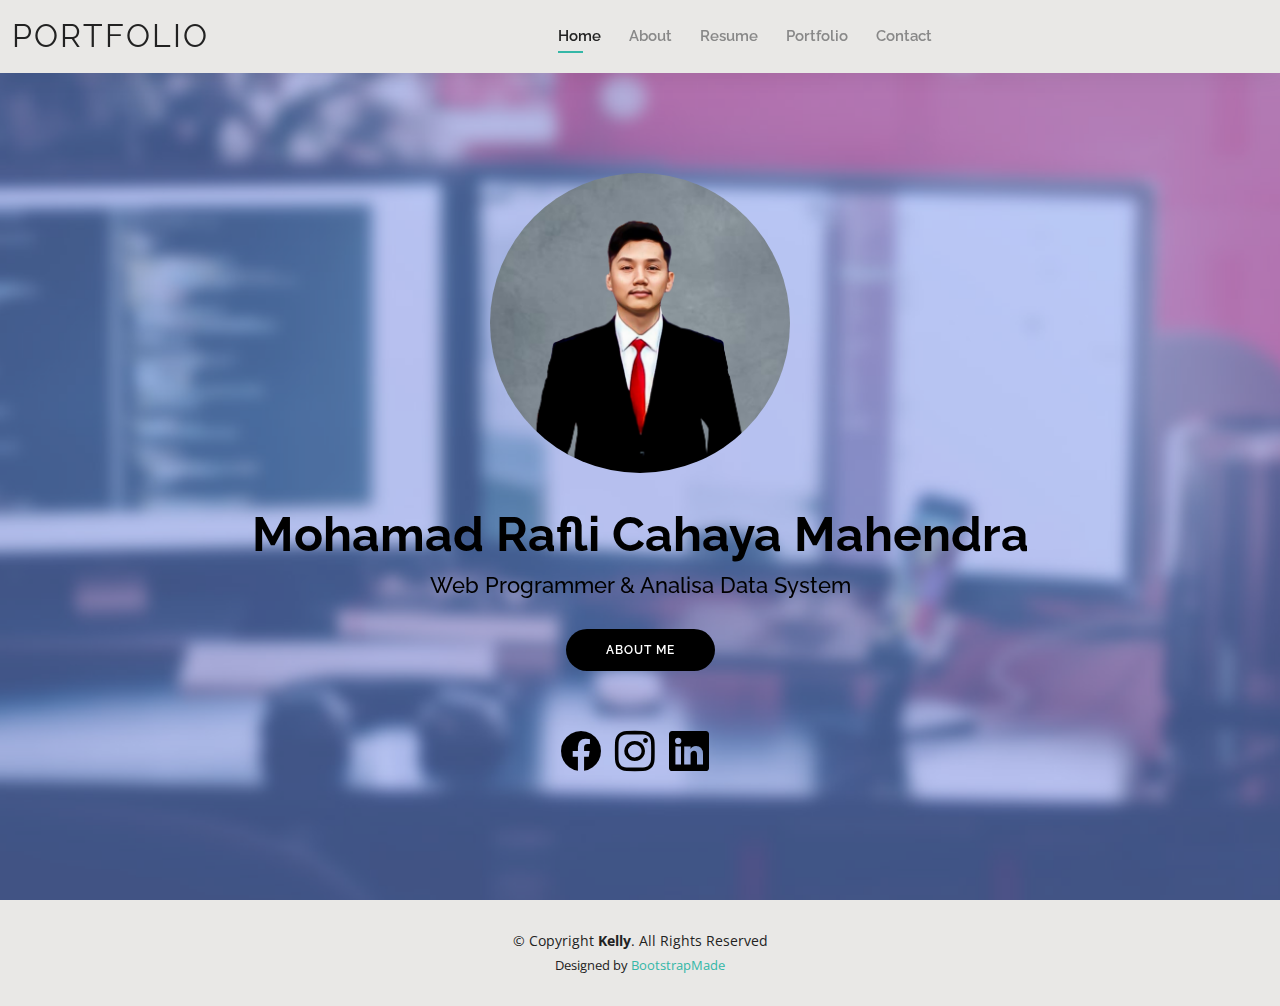
<file: index.html>
<!DOCTYPE html>
<html lang="en">

<head>
  <meta charset="utf-8">
  <meta content="width=device-width, initial-scale=1.0" name="viewport">

  <title>Portfolio - Mohamad Rafli Cahaya Mahendra</title>
  <meta content="" name="description">
  <meta content="" name="keywords">

  <!-- Favicons -->
  <link href="assets/img/favicon.png" rel="icon">
  <link href="assets/img/apple-touch-icon.png" rel="apple-touch-icon">

  <!-- Google Fonts -->
  <link href="https://fonts.googleapis.com/css?family=Open+Sans:300,300i,400,400i,600,600i,700,700i|Raleway:300,300i,400,400i,500,500i,600,600i,700,700i|Poppins:300,300i,400,400i,500,500i,600,600i,700,700i" rel="stylesheet">

  <!-- Vendor CSS Files -->
  <link href="assets/vendor/aos/aos.css" rel="stylesheet">
  <link href="assets/vendor/bootstrap/css/bootstrap.min.css" rel="stylesheet">
  <link href="assets/vendor/bootstrap-icons/bootstrap-icons.css" rel="stylesheet">
  <link href="assets/vendor/boxicons/css/boxicons.min.css" rel="stylesheet">
  <link href="assets/vendor/glightbox/css/glightbox.min.css" rel="stylesheet">
  <link href="assets/vendor/swiper/swiper-bundle.min.css" rel="stylesheet">

  <!-- Template Main CSS File -->
  <link href="assets/css/style.css" rel="stylesheet">

  <!-- =======================================================
  * Template Name: Kelly
  * Updated: Jan 29 2024 with Bootstrap v5.3.2
  * Template URL: https://bootstrapmade.com/kelly-free-bootstrap-cv-resume-html-template/
  * Author: BootstrapMade.com
  * License: https://bootstrapmade.com/license/
  ======================================================== -->
</head>

<body>

  <!-- ======= Header ======= -->
  <header id="header" class="fixed-top">
    <div class="container-fluid d-flex justify-content-between align-items-center">

      <h1 class="logo me-auto me-lg-0"><a href="index.html">Portfolio</a></h1>
      <!-- Uncomment below if you prefer to use an image logo -->
      <!-- <a href="index.html" class="logo"><img src="assets/img/logo.png" alt="" class="img-fluid"></a>-->

      <nav id="navbar" class="navbar order-last order-lg-0">
        <ul>
          <li><a class="active" href="index.html">Home</a></li>
          <li><a href="about.html">About</a></li>
          <li><a href="resume.html">Resume</a></li>
          <!-- <li><a href="services.html">Services</a></li> -->
          <li><a href="portfolio.html">Portfolio</a></li>
          <li><a href="contact.html">Contact</a></li>
        </ul>
        <i class="bi bi-list mobile-nav-toggle"></i>
      </nav><!-- .navbar -->

      <div class="header-social-links">
        <!-- <a href="#" class="twitter"><i class="bi bi-twitter"></i></a>
        <a href="#" class="facebook"><i class="bi bi-facebook"></i></a>
        <a href="#" class="instagram"><i class="bi bi-instagram"></i></a>
        <a href="#" class="linkedin"><i class="bi bi-linkedin"></i></i></a> -->
      </div>

    </div>

  </header><!-- End Header -->

  <!-- ======= Hero Section ======= -->
  <section id="hero" class="d-flex align-items-center">
    <div class="container d-flex flex-column align-items-center" data-aos="zoom-in" data-aos-delay="100">
      <center><img src="assets/img/foto1.jpg"
        style="position: relative;  height: 300px; width: 300px; -webkit-border-radius: 50%;
      -moz-border-radius: 50%;
      -ms-border-radius: 50%;
      border-radius: 50%;" alt>
    </center>
    <hr>
      <h1>Mohamad Rafli Cahaya Mahendra</h1>
      <h2>Web Programmer &amp; Analisa Data System</h2>
      <a href="about.html" class="btn-about">About Me</a>

      <div>
        <ul class="list-unstyled list-social" style="margin-top: 50px;">
          <a href="https://www.facebook.com/rafli.cahaya.14"><i
              class="bi bi-facebook"
              style="color: rgb(0, 0, 0); font-size: 40px; margin-right: 10px;"></i></a>
          <!-- <a href="#"><i class="bi bi-twitter"
              style="color: rgb(0, 0, 0); font-size: 40px; margin-right: 10px;"></i></a> -->
          <a href="https://www.instagram.com/cahayaraff/?hl=id"><i
              class="bi bi-instagram"
              style="color: rgb(0, 0, 0); font-size: 40px; margin-right: 10px;"></i></a>
          <a
            href="https://www.linkedin.com/in/mohamad-rafli-cahaya-mahendra-4839ba1b6/"><i
              class="bi bi-linkedin"
              style="color: rgb(0, 0, 0); font-size: 40px; margin-right: 10px;"></i></a>

        </ul>
      </div>
    </div>
  </section><!-- End Hero -->

  <!-- ======= Footer ======= -->
  <footer id="footer">
    <div class="container">
      <div class="copyright">
        &copy; Copyright <strong><span>Kelly</span></strong>. All Rights Reserved
      </div>
      <div class="credits">
        <!-- All the links in the footer should remain intact. -->
        <!-- You can delete the links only if you purchased the pro version. -->
        <!-- Licensing information: https://bootstrapmade.com/license/ -->
        <!-- Purchase the pro version with working PHP/AJAX contact form: https://bootstrapmade.com/kelly-free-bootstrap-cv-resume-html-template/ -->
        Designed by <a href="https://bootstrapmade.com/">BootstrapMade</a>
      </div>
    </div>
  </footer><!-- End  Footer -->

  <div id="preloader"></div>
  <a href="#" class="back-to-top d-flex align-items-center justify-content-center"><i class="bi bi-arrow-up-short"></i></a>

  <!-- Vendor JS Files -->
  <script src="assets/vendor/purecounter/purecounter_vanilla.js"></script>
  <script src="assets/vendor/aos/aos.js"></script>
  <script src="assets/vendor/bootstrap/js/bootstrap.bundle.min.js"></script>
  <script src="assets/vendor/glightbox/js/glightbox.min.js"></script>
  <script src="assets/vendor/isotope-layout/isotope.pkgd.min.js"></script>
  <script src="assets/vendor/swiper/swiper-bundle.min.js"></script>
  <script src="assets/vendor/waypoints/noframework.waypoints.js"></script>
  <script src="assets/vendor/php-email-form/validate.js"></script>

  <!-- Template Main JS File -->
  <script src="assets/js/main.js"></script>

</body>

</html>
</file>
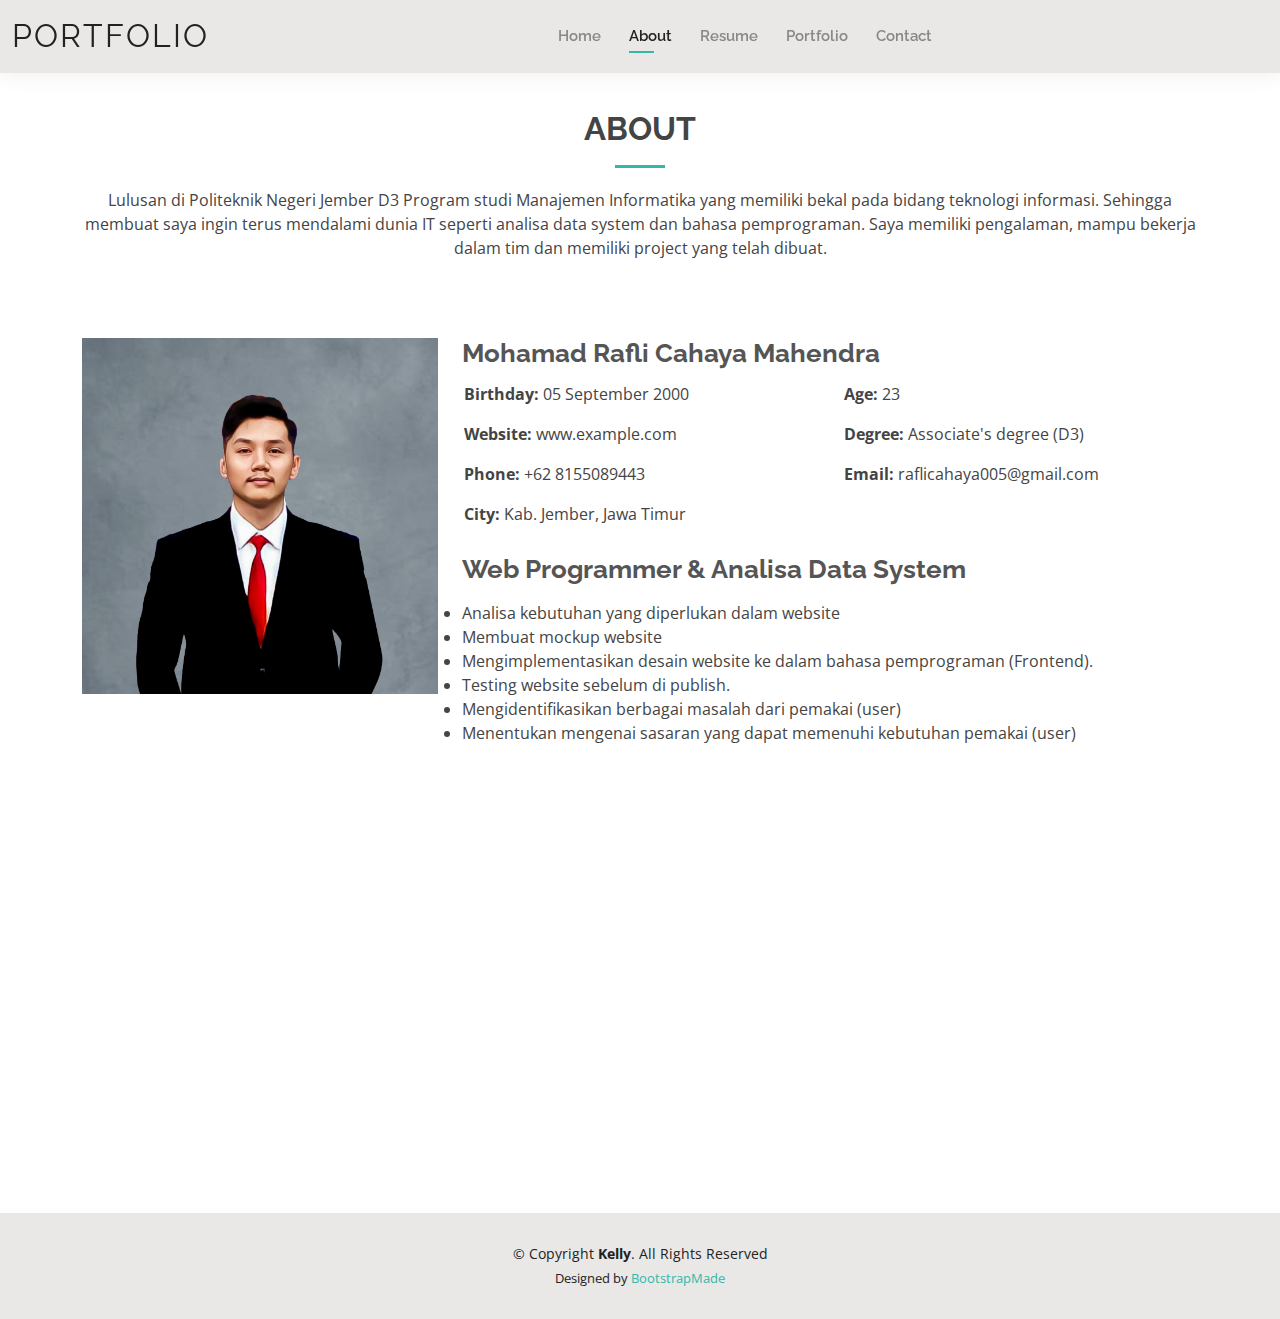
<file: about.html>
<!DOCTYPE html>
<html lang="en">

<head>
  <meta charset="utf-8">
  <meta content="width=device-width, initial-scale=1.0" name="viewport">

  <title>About - Mohamad Rafli Cahaya Mahendra</title>
  <meta content="" name="description">
  <meta content="" name="keywords">

  <!-- Favicons -->
  <link href="assets/img/favicon.png" rel="icon">
  <link href="assets/img/apple-touch-icon.png" rel="apple-touch-icon">

  <!-- Google Fonts -->
  <link href="https://fonts.googleapis.com/css?family=Open+Sans:300,300i,400,400i,600,600i,700,700i|Raleway:300,300i,400,400i,500,500i,600,600i,700,700i|Poppins:300,300i,400,400i,500,500i,600,600i,700,700i" rel="stylesheet">

  <!-- Vendor CSS Files -->
  <link href="assets/vendor/aos/aos.css" rel="stylesheet">
  <link href="assets/vendor/bootstrap/css/bootstrap.min.css" rel="stylesheet">
  <link href="assets/vendor/bootstrap-icons/bootstrap-icons.css" rel="stylesheet">
  <link href="assets/vendor/boxicons/css/boxicons.min.css" rel="stylesheet">
  <link href="assets/vendor/glightbox/css/glightbox.min.css" rel="stylesheet">
  <link href="assets/vendor/swiper/swiper-bundle.min.css" rel="stylesheet">

  <!-- Template Main CSS File -->
  <link href="assets/css/style.css" rel="stylesheet">

  <!-- =======================================================
  * Template Name: Kelly
  * Updated: Jan 29 2024 with Bootstrap v5.3.2
  * Template URL: https://bootstrapmade.com/kelly-free-bootstrap-cv-resume-html-template/
  * Author: BootstrapMade.com
  * License: https://bootstrapmade.com/license/
  ======================================================== -->
</head>

<body>

  <!-- ======= Header ======= -->
  <header id="header" class="fixed-top">
    <div class="container-fluid d-flex justify-content-between align-items-center">

      <h1 class="logo me-auto me-lg-0"><a href="index.html">Portfolio</a></h1>
      <!-- Uncomment below if you prefer to use an image logo -->
      <!-- <a href="index.html" class="logo"><img src="assets/img/logo.png" alt="" class="img-fluid"></a>-->

      <nav id="navbar" class="navbar order-last order-lg-0">
        <ul>
          <li><a href="index.html">Home</a></li>
          <li><a class="active" href="about.html">About</a></li>
          <li><a href="resume.html">Resume</a></li>
          <!-- <li><a href="services.html">Services</a></li> -->
          <li><a href="portfolio.html">Portfolio</a></li>
          <li><a href="contact.html">Contact</a></li>
        </ul>
        <i class="bi bi-list mobile-nav-toggle"></i>
      </nav><!-- .navbar -->

      <div class="header-social-links">
        <!-- <a href="#" class="twitter"><i class="bi bi-twitter"></i></a>
        <a href="#" class="facebook"><i class="bi bi-facebook"></i></a>
        <a href="#" class="instagram"><i class="bi bi-instagram"></i></a>
        <a href="#" class="linkedin"><i class="bi bi-linkedin"></i></i></a> -->
      </div>

    </div>

  </header><!-- End Header -->

  <main id="main">

    <!-- ======= About Section ======= -->
    <section id="about" class="about">
      <div class="container" data-aos="fade-up">

        <div class="section-title">
          <h2>About</h2>
          <p>Lulusan di Politeknik Negeri Jember D3 Program studi Manajemen Informatika yang memiliki bekal pada bidang
            teknologi informasi. Sehingga membuat saya ingin terus mendalami dunia IT seperti analisa data system dan bahasa
            pemprograman. Saya memiliki pengalaman, mampu bekerja dalam tim dan memiliki project yang telah dibuat.</p>
        </div>
<br>
<br>
        <div class="row">
          <div class="col-lg-4">
            <img src="assets/img/foto1.jpg" class="img-fluid" alt="">
          </div>
          <div class="col-lg-8 pt-4 pt-lg-0 content">
            <h3>Mohamad Rafli Cahaya Mahendra</h3>
            <!-- <p class="fst-italic">
              Lorem ipsum dolor sit amet, consectetur adipiscing elit, sed do eiusmod tempor incididunt ut labore et dolore
              magna aliqua.
            </p> -->
            <div class="row">
              <div class="col-lg-6">
                <ul>
                  <li><i class="bi bi-rounded-right"></i> <strong>Birthday:</strong> 05 September 2000</li>
                  <li><i class="bi bi-rounded-right"></i> <strong>Website:</strong> www.example.com</li>
                  <li><i class="bi bi-rounded-right"></i> <strong>Phone:</strong> +62 8155089443</li>
                  <li><i class="bi bi-rounded-right"></i> <strong>City:</strong> Kab. Jember, Jawa Timur</li>
                </ul>
              </div>
              <div class="col-lg-6">
                <ul>
                  <li><i class="bi bi-rounded-right"></i> <strong>Age:</strong> 23</li>
                  <li><i class="bi bi-rounded-right"></i> <strong>Degree:</strong> Associate's degree (D3)</li>
                  <li><i class="bi bi-rounded-right"></i> <strong>Email:</strong> raflicahaya005@gmail.com</li>
                  <!-- <li><i class="bi bi-rounded-right"></i> <strong>Freelance:</strong> Available</li> -->
                </ul>
              </div>
            </div>
            <h3>Web Programmer &amp; Analisa Data System</h3>
            <p>
              <li> Analisa kebutuhan yang diperlukan dalam website </li>
              <li> Membuat mockup website</li>
              <li> Mengimplementasikan desain website ke dalam bahasa pemprograman (Frontend).</li>
              <li> Testing website sebelum di publish. </li>
              <li> Mengidentifikasikan berbagai masalah dari pemakai (user)</li>
              <li> Menentukan mengenai sasaran yang dapat memenuhi kebutuhan pemakai (user)</li>
            </p>
          </div>
        </div>

      </div>
    </section><!-- End About Section -->

    <!-- ======= Skills Section ======= -->
    <section id="skills" class="skills">
      <div class="container" data-aos="fade-up">

        <div class="section-title">
          <h2>Skills</h2>
          <!-- <p>Magnam dolores commodi suscipit. Necessitatibus eius consequatur ex aliquid fuga eum quidem. Sit sint consectetur velit. Quisquam quos quisquam cupiditate. Et nemo qui impedit suscipit alias ea. Quia fugiat sit in iste officiis commodi quidem hic quas.</p> -->
        </div>

        <div class="row skills-content">

          <div class="col-lg-6">

            <div class="progress">
              <span class="skill">HTML <i class="val">100%</i></span>
              <div class="progress-bar-wrap">
                <div class="progress-bar" role="progressbar" aria-valuenow="100" aria-valuemin="0" aria-valuemax="100"></div>
              </div>
            </div>

            <div class="progress">
              <span class="skill">CSS <i class="val">90%</i></span>
              <div class="progress-bar-wrap">
                <div class="progress-bar" role="progressbar" aria-valuenow="90" aria-valuemin="0" aria-valuemax="100"></div>
              </div>
            </div>

            <div class="progress">
              <span class="skill">JavaScript <i class="val">75%</i></span>
              <div class="progress-bar-wrap">
                <div class="progress-bar" role="progressbar" aria-valuenow="75" aria-valuemin="0" aria-valuemax="100"></div>
              </div>
            </div>

          </div>

          <div class="col-lg-6">

            <div class="progress">
              <span class="skill">PHP <i class="val">80%</i></span>
              <div class="progress-bar-wrap">
                <div class="progress-bar" role="progressbar" aria-valuenow="80" aria-valuemin="0" aria-valuemax="100"></div>
              </div>
            </div>

            <div class="progress">
              <span class="skill">WordPress/CMS <i class="val">80%</i></span>
              <div class="progress-bar-wrap">
                <div class="progress-bar" role="progressbar" aria-valuenow="80" aria-valuemin="0" aria-valuemax="100"></div>
              </div>
            </div>

            <div class="progress">
              <span class="skill">Photoshop <i class="val">100%</i></span>
              <div class="progress-bar-wrap">
                <div class="progress-bar" role="progressbar" aria-valuenow="100" aria-valuemin="0" aria-valuemax="100"></div>
              </div>
            </div>

          </div>

        </div>

      </div>
    </section><!-- End Skills Section -->

    <!-- ======= Facts Section ======= -->
    <!-- <section id="facts" class="facts">
      <div class="container" data-aos="fade-up">

        <div class="section-title">
          <h2>Facts</h2>
          <p>Magnam dolores commodi suscipit. Necessitatibus eius consequatur ex aliquid fuga eum quidem. Sit sint consectetur velit. Quisquam quos quisquam cupiditate. Et nemo qui impedit suscipit alias ea. Quia fugiat sit in iste officiis commodi quidem hic quas.</p>
        </div>

        <div class="row counters">

          <div class="col-lg-3 col-6 text-center">
            <span data-purecounter-start="0" data-purecounter-end="232" data-purecounter-duration="1" class="purecounter"></span>
            <p>Clients</p>
          </div>

          <div class="col-lg-3 col-6 text-center">
            <span data-purecounter-start="0" data-purecounter-end="521" data-purecounter-duration="1" class="purecounter"></span>
            <p>Projects</p>
          </div>

          <div class="col-lg-3 col-6 text-center">
            <span data-purecounter-start="0" data-purecounter-end="1463" data-purecounter-duration="1" class="purecounter"></span>
            <p>Hours Of Support</p>
          </div>

          <div class="col-lg-3 col-6 text-center">
            <span data-purecounter-start="0" data-purecounter-end="15" data-purecounter-duration="1" class="purecounter"></span>
            <p>Hard Workers</p>
          </div>

        </div>

      </div>
    </section>End Facts Section -->

    <!-- ======= Testimonials Section ======= -->
    <!-- <section id="testimonials" class="testimonials">
      <div class="container" data-aos="fade-up">

        <div class="section-title">
          <h2>Testimonials</h2>
          <p>Magnam dolores commodi suscipit. Necessitatibus eius consequatur ex aliquid fuga eum quidem. Sit sint consectetur velit. Quisquam quos quisquam cupiditate. Et nemo qui impedit suscipit alias ea. Quia fugiat sit in iste officiis commodi quidem hic quas.</p>
        </div>

        <div class="testimonials-slider swiper" data-aos="fade-up" data-aos-delay="100">
          <div class="swiper-wrapper">

            <div class="swiper-slide">
              <div class="testimonial-item">
                <img src="assets/img/testimonials/testimonials-1.jpg" class="testimonial-img" alt="">
                <h3>Saul Goodman</h3>
                <h4>Ceo &amp; Founder</h4>
                <p>
                  <i class="bx bxs-quote-alt-left quote-icon-left"></i>
                  Proin iaculis purus consequat sem cure digni ssim donec porttitora entum suscipit rhoncus. Accusantium quam, ultricies eget id, aliquam eget nibh et. Maecen aliquam, risus at semper.
                  <i class="bx bxs-quote-alt-right quote-icon-right"></i>
                </p>
              </div>
            </div>

            <div class="swiper-slide">
              <div class="testimonial-item">
                <img src="assets/img/testimonials/testimonials-2.jpg" class="testimonial-img" alt="">
                <h3>Sara Wilsson</h3>
                <h4>Designer</h4>
                <p>
                  <i class="bx bxs-quote-alt-left quote-icon-left"></i>
                  Export tempor illum tamen malis malis eram quae irure esse labore quem cillum quid cillum eram malis quorum velit fore eram velit sunt aliqua noster fugiat irure amet legam anim culpa.
                  <i class="bx bxs-quote-alt-right quote-icon-right"></i>
                </p>
              </div>
            </div>

            <div class="swiper-slide">
              <div class="testimonial-item">
                <img src="assets/img/testimonials/testimonials-3.jpg" class="testimonial-img" alt="">
                <h3>Jena Karlis</h3>
                <h4>Store Owner</h4>
                <p>
                  <i class="bx bxs-quote-alt-left quote-icon-left"></i>
                  Enim nisi quem export duis labore cillum quae magna enim sint quorum nulla quem veniam duis minim tempor labore quem eram duis noster aute amet eram fore quis sint minim.
                  <i class="bx bxs-quote-alt-right quote-icon-right"></i>
                </p>
              </div>
            </div>

            <div class="swiper-slide">
              <div class="testimonial-item">
                <img src="assets/img/testimonials/testimonials-4.jpg" class="testimonial-img" alt="">
                <h3>Matt Brandon</h3>
                <h4>Freelancer</h4>
                <p>
                  <i class="bx bxs-quote-alt-left quote-icon-left"></i>
                  Fugiat enim eram quae cillum dolore dolor amet nulla culpa multos export minim fugiat minim velit minim dolor enim duis veniam ipsum anim magna sunt elit fore quem dolore labore illum veniam.
                  <i class="bx bxs-quote-alt-right quote-icon-right"></i>
                </p>
              </div>
            </div>

            <div class="swiper-slide">
              <div class="testimonial-item">
                <img src="assets/img/testimonials/testimonials-5.jpg" class="testimonial-img" alt="">
                <h3>John Larson</h3>
                <h4>Entrepreneur</h4>
                <p>
                  <i class="bx bxs-quote-alt-left quote-icon-left"></i>
                  Quis quorum aliqua sint quem legam fore sunt eram irure aliqua veniam tempor noster veniam enim culpa labore duis sunt culpa nulla illum cillum fugiat legam esse veniam culpa fore nisi cillum quid.
                  <i class="bx bxs-quote-alt-right quote-icon-right"></i>
                </p>
              </div>
            </div>

          </div>
          <div class="swiper-pagination"></div>
        </div>

      </div>
    </section> -->

  </main><!-- End #main -->

  <!-- ======= Footer ======= -->
  <footer id="footer">
    <div class="container">
      <div class="copyright">
        &copy; Copyright <strong><span>Kelly</span></strong>. All Rights Reserved
      </div>
      <div class="credits">
        <!-- All the links in the footer should remain intact. -->
        <!-- You can delete the links only if you purchased the pro version. -->
        <!-- Licensing information: https://bootstrapmade.com/license/ -->
        <!-- Purchase the pro version with working PHP/AJAX contact form: https://bootstrapmade.com/kelly-free-bootstrap-cv-resume-html-template/ -->
        Designed by <a href="https://bootstrapmade.com/">BootstrapMade</a>
      </div>
    </div>
  </footer><!-- End  Footer -->

  <div id="preloader"></div>
  <a href="#" class="back-to-top d-flex align-items-center justify-content-center"><i class="bi bi-arrow-up-short"></i></a>

  <!-- Vendor JS Files -->
  <script src="assets/vendor/purecounter/purecounter_vanilla.js"></script>
  <script src="assets/vendor/aos/aos.js"></script>
  <script src="assets/vendor/bootstrap/js/bootstrap.bundle.min.js"></script>
  <script src="assets/vendor/glightbox/js/glightbox.min.js"></script>
  <script src="assets/vendor/isotope-layout/isotope.pkgd.min.js"></script>
  <script src="assets/vendor/swiper/swiper-bundle.min.js"></script>
  <script src="assets/vendor/waypoints/noframework.waypoints.js"></script>
  <script src="assets/vendor/php-email-form/validate.js"></script>

  <!-- Template Main JS File -->
  <script src="assets/js/main.js"></script>

</body>

</html>
</file>
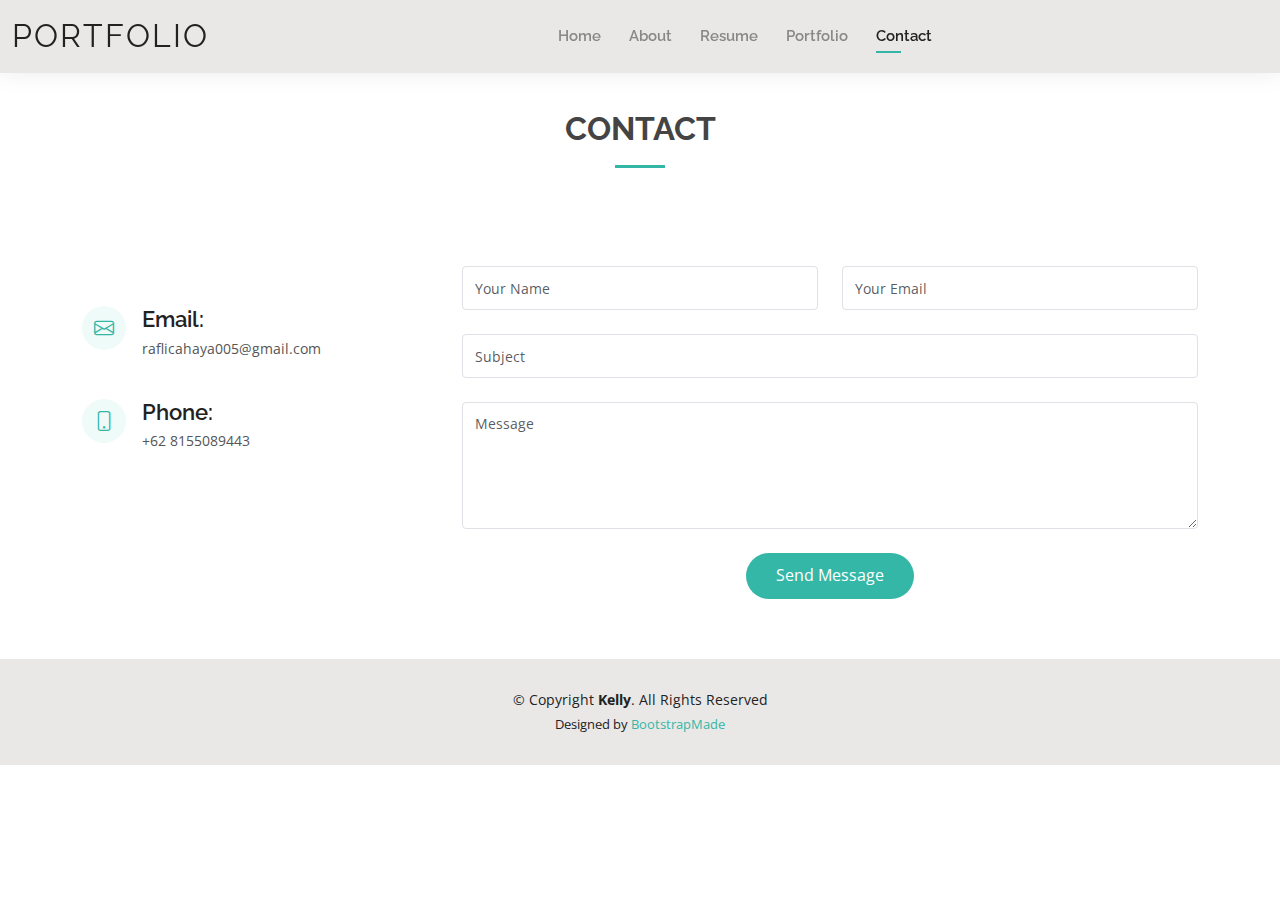
<file: contact.html>
<!DOCTYPE html>
<html lang="en">

<head>
  <meta charset="utf-8">
  <meta content="width=device-width, initial-scale=1.0" name="viewport">

  <title>Contact - Mohamad Rafli Cahaya Mahendra</title>
  <meta content="" name="description">
  <meta content="" name="keywords">

  <!-- Favicons -->
  <link href="assets/img/favicon.png" rel="icon">
  <link href="assets/img/apple-touch-icon.png" rel="apple-touch-icon">

  <!-- Google Fonts -->
  <link href="https://fonts.googleapis.com/css?family=Open+Sans:300,300i,400,400i,600,600i,700,700i|Raleway:300,300i,400,400i,500,500i,600,600i,700,700i|Poppins:300,300i,400,400i,500,500i,600,600i,700,700i" rel="stylesheet">

  <!-- Vendor CSS Files -->
  <link href="assets/vendor/aos/aos.css" rel="stylesheet">
  <link href="assets/vendor/bootstrap/css/bootstrap.min.css" rel="stylesheet">
  <link href="assets/vendor/bootstrap-icons/bootstrap-icons.css" rel="stylesheet">
  <link href="assets/vendor/boxicons/css/boxicons.min.css" rel="stylesheet">
  <link href="assets/vendor/glightbox/css/glightbox.min.css" rel="stylesheet">
  <link href="assets/vendor/swiper/swiper-bundle.min.css" rel="stylesheet">

  <!-- Template Main CSS File -->
  <link href="assets/css/style.css" rel="stylesheet">

  <!-- =======================================================
  * Template Name: Kelly
  * Updated: Jan 29 2024 with Bootstrap v5.3.2
  * Template URL: https://bootstrapmade.com/kelly-free-bootstrap-cv-resume-html-template/
  * Author: BootstrapMade.com
  * License: https://bootstrapmade.com/license/
  ======================================================== -->
</head>

<body>

  <!-- ======= Header ======= -->
  <header id="header" class="fixed-top">
    <div class="container-fluid d-flex justify-content-between align-items-center">

      <h1 class="logo me-auto me-lg-0"><a href="index.html">Portfolio</a></h1>
      <!-- Uncomment below if you prefer to use an image logo -->
      <!-- <a href="index.html" class="logo"><img src="assets/img/logo.png" alt="" class="img-fluid"></a>-->

      <nav id="navbar" class="navbar order-last order-lg-0">
        <ul>
          <li><a href="index.html">Home</a></li>
          <li><a href="about.html">About</a></li>
          <li><a href="resume.html">Resume</a></li>
          <!-- <li><a href="services.html">Services</a></li> -->
          <li><a href="portfolio.html">Portfolio</a></li>
          <li><a class="active" href="contact.html">Contact</a></li>
        </ul>
        <i class="bi bi-list mobile-nav-toggle"></i>
      </nav><!-- .navbar -->

      <div class="header-social-links">
        <!-- <a href="#" class="twitter"><i class="bi bi-twitter"></i></a>
        <a href="#" class="facebook"><i class="bi bi-facebook"></i></a>
        <a href="#" class="instagram"><i class="bi bi-instagram"></i></a>
        <a href="#" class="linkedin"><i class="bi bi-linkedin"></i></i></a> -->
      </div>

    </div>

  </header><!-- End Header -->

  <main id="main">

    <!-- ======= Contact Section ======= -->
    <section id="contact" class="contact">
      <div class="container" data-aos="fade-up">

        <div class="section-title">
          <h2>Contact</h2>
          <!-- <p>Magnam dolores commodi suscipit. Necessitatibus eius consequatur ex aliquid fuga eum quidem. Sit sint consectetur velit. Quisquam quos quisquam cupiditate. Et nemo qui impedit suscipit alias ea. Quia fugiat sit in iste officiis commodi quidem hic quas.</p> -->
        </div>

        <!-- <div>
          <iframe style="border:0; width: 100%; height: 270px;" src="https://www.google.com/maps/embed?pb=!1m14!1m8!1m3!1d12097.433213460943!2d-74.0062269!3d40.7101282!3m2!1i1024!2i768!4f13.1!3m3!1m2!1s0x0%3A0xb89d1fe6bc499443!2sDowntown+Conference+Center!5e0!3m2!1smk!2sbg!4v1539943755621" frameborder="0" allowfullscreen></iframe>
        </div> -->

        <div class="row mt-5">

          <div class="col-lg-4">
            <div class="info">
              <!-- <div class="address">
                <i class="bi bi-geo-alt"></i>
                <h4>Location:</h4>
                <p>A108 Adam Street, New York, NY 535022</p>
              </div> -->

              <div class="email">
                <i class="bi bi-envelope"></i>
                <h4>Email:</h4>
                <p>raflicahaya005@gmail.com</p>

                

              </div>

              <div class="phone">
                <i class="bi bi-phone"></i>
                <h4>Phone:</h4>
                <p>+62 8155089443</p>
              </div>

            </div>

          </div>

          <div class="col-lg-8 mt-5 mt-lg-0">

            <form action="forms/contact.php" method="post" role="form" class="php-email-form">
              <div class="row">
                <div class="col-md-6 form-group">
                  <input type="text" name="name" class="form-control" id="name" placeholder="Your Name" required>
                </div>
                <div class="col-md-6 form-group mt-3 mt-md-0">
                  <input type="email" class="form-control" name="email" id="email" placeholder="Your Email" required>
                </div>
              </div>
              <div class="form-group mt-3">
                <input type="text" class="form-control" name="subject" id="subject" placeholder="Subject" required>
              </div>
              <div class="form-group mt-3">
                <textarea class="form-control" name="message" rows="5" placeholder="Message" required></textarea>
              </div>
              <div class="my-3">
                <div class="loading">Loading</div>
                <div class="error-message"></div>
                <div class="sent-message">Your message has been sent. Thank you!</div>
              </div>
              <div class="text-center"><button type="submit">Send Message</button></div>
            </form>
          </div>

        </div>

      </div>
    </section><!-- End Contact Section -->

  </main><!-- End #main -->

  <!-- ======= Footer ======= -->
  <footer id="footer">
    <div class="container">
      <div class="copyright">
        &copy; Copyright <strong><span>Kelly</span></strong>. All Rights Reserved
      </div>
      <div class="credits">
        <!-- All the links in the footer should remain intact. -->
        <!-- You can delete the links only if you purchased the pro version. -->
        <!-- Licensing information: https://bootstrapmade.com/license/ -->
        <!-- Purchase the pro version with working PHP/AJAX contact form: https://bootstrapmade.com/kelly-free-bootstrap-cv-resume-html-template/ -->
        Designed by <a href="https://bootstrapmade.com/">BootstrapMade</a>
      </div>
    </div>
  </footer><!-- End  Footer -->

  <div id="preloader"></div>
  <a href="#" class="back-to-top d-flex align-items-center justify-content-center"><i class="bi bi-arrow-up-short"></i></a>

  <!-- Vendor JS Files -->
  <script src="assets/vendor/purecounter/purecounter_vanilla.js"></script>
  <script src="assets/vendor/aos/aos.js"></script>
  <script src="assets/vendor/bootstrap/js/bootstrap.bundle.min.js"></script>
  <script src="assets/vendor/glightbox/js/glightbox.min.js"></script>
  <script src="assets/vendor/isotope-layout/isotope.pkgd.min.js"></script>
  <script src="assets/vendor/swiper/swiper-bundle.min.js"></script>
  <script src="assets/vendor/waypoints/noframework.waypoints.js"></script>
  <script src="assets/vendor/php-email-form/validate.js"></script>

  <!-- Template Main JS File -->
  <script src="assets/js/main.js"></script>

</body>

</html>
</file>
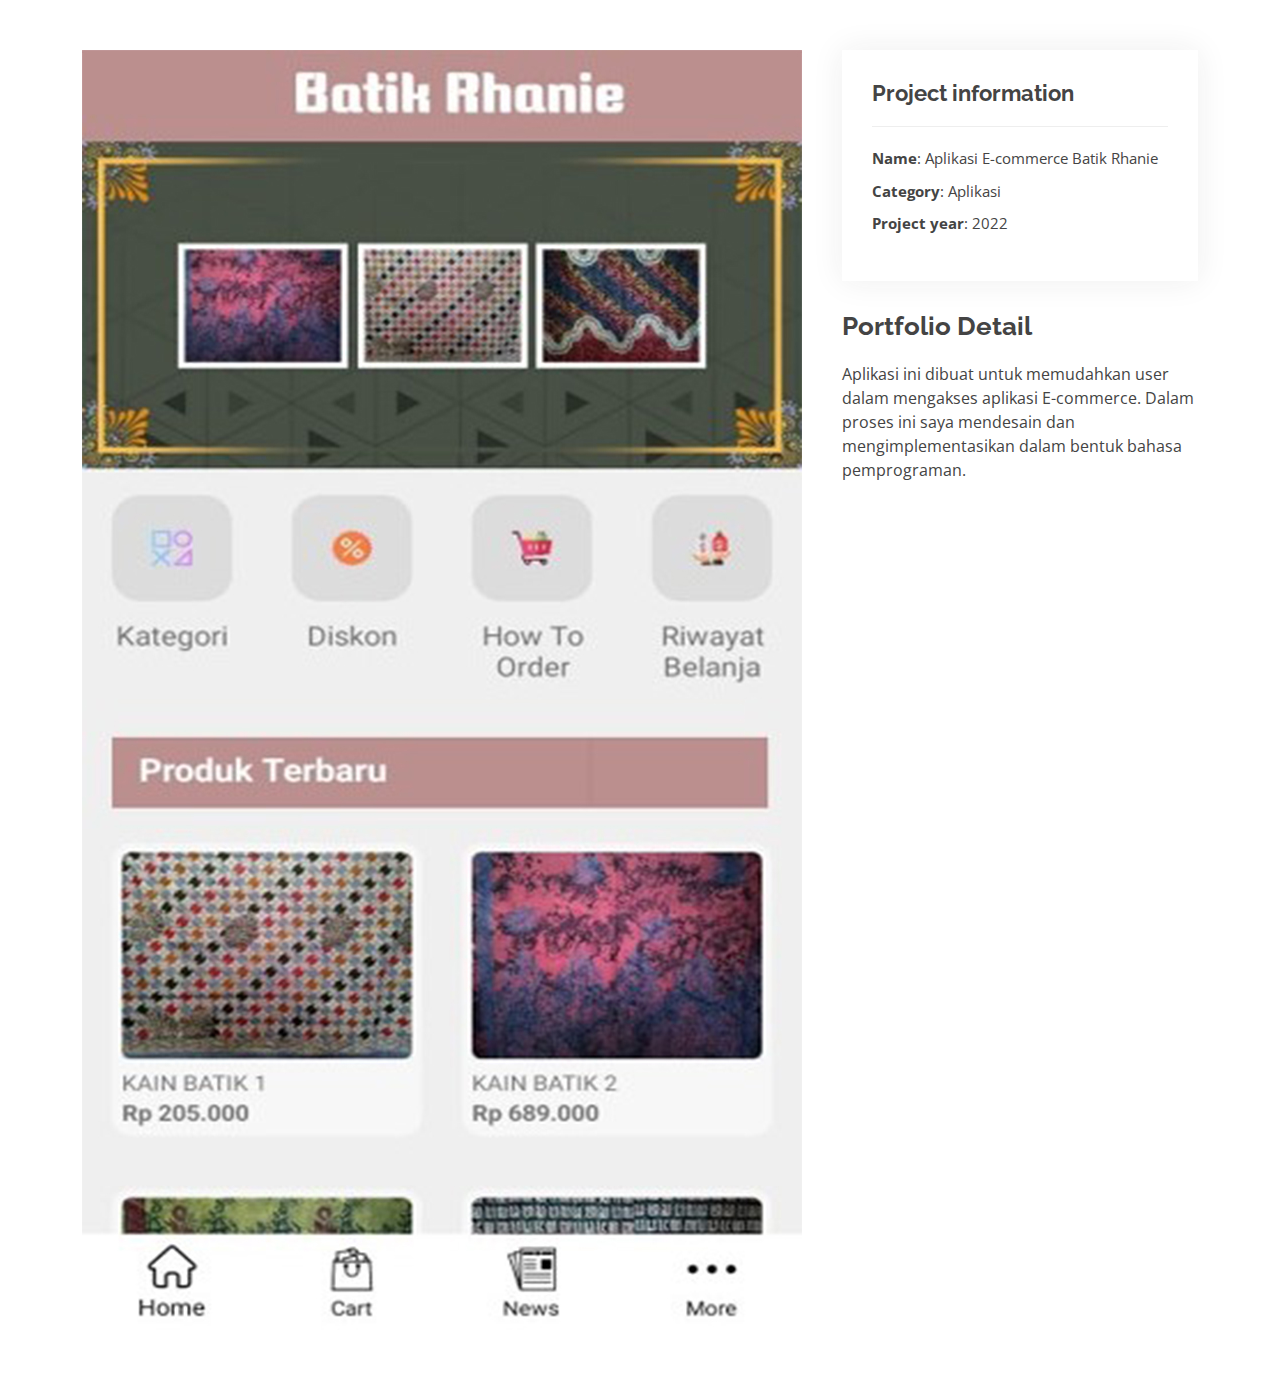
<file: portfolio-details.html>
<!DOCTYPE html>
<html lang="en">

<head>
  <meta charset="utf-8">
  <meta content="width=device-width, initial-scale=1.0" name="viewport">

  <title>Portfolio Details - Mohamad Rafli Cahaya Mahendra</title>
  <meta content="" name="description">
  <meta content="" name="keywords">

  <!-- Favicons -->
  <link href="assets/img/favicon.png" rel="icon">
  <link href="assets/img/apple-touch-icon.png" rel="apple-touch-icon">

  <!-- Google Fonts -->
  <link href="https://fonts.googleapis.com/css?family=Open+Sans:300,300i,400,400i,600,600i,700,700i|Raleway:300,300i,400,400i,500,500i,600,600i,700,700i|Poppins:300,300i,400,400i,500,500i,600,600i,700,700i" rel="stylesheet">

  <!-- Vendor CSS Files -->
  <link href="assets/vendor/aos/aos.css" rel="stylesheet">
  <link href="assets/vendor/bootstrap/css/bootstrap.min.css" rel="stylesheet">
  <link href="assets/vendor/bootstrap-icons/bootstrap-icons.css" rel="stylesheet">
  <link href="assets/vendor/boxicons/css/boxicons.min.css" rel="stylesheet">
  <link href="assets/vendor/glightbox/css/glightbox.min.css" rel="stylesheet">
  <link href="assets/vendor/swiper/swiper-bundle.min.css" rel="stylesheet">

  <!-- Template Main CSS File -->
  <link href="assets/css/style.css" rel="stylesheet">

  <!-- =======================================================
  * Template Name: Kelly
  * Updated: Jan 29 2024 with Bootstrap v5.3.2
  * Template URL: https://bootstrapmade.com/kelly-free-bootstrap-cv-resume-html-template/
  * Author: BootstrapMade.com
  * License: https://bootstrapmade.com/license/
  ======================================================== -->
</head>

<body>

  <main id="main">

    <!-- ======= Portfolio Details Section ======= -->
    <section id="portfolio-details" class="portfolio-details">
      <div class="container">

        <div class="row gy-4">

          <div class="col-lg-8">
            <div class="portfolio-details-slider swiper">
              <div class="swiper-wrapper align-items-center">

                <div class="">
                  <img src="assets/img/portfolio/app.jpg" alt="">
                </div>

                <!-- <div class="swiper-slide">
                  <img src="assets/img/portfolio/portfolio-2.jpg" alt="">
                </div>

                <div class="swiper-slide">
                  <img src="assets/img/portfolio/portfolio-3.jpg" alt="">
                </div> -->

              </div>
              <div class="swiper-pagination"></div>
            </div>
          </div>

          <div class="col-lg-4">
            <div class="portfolio-info">
              <h3>Project information</h3>
              <ul>
                <li><strong>Name</strong>: Aplikasi E-commerce Batik Rhanie</li>
                <li><strong>Category</strong>: Aplikasi</li>
                <!-- <li><strong>Client</strong>: ASU Company</li> -->
                <li><strong>Project year</strong>: 2022</li>
                <!-- <li><strong>Project URL</strong>: <a href="#">www.example.com</a></li> -->
              </ul>
            </div>
            <div class="portfolio-description">
              <h2>Portfolio Detail</h2>
              <p>
                Aplikasi ini dibuat untuk memudahkan user dalam mengakses aplikasi E-commerce. Dalam proses ini saya mendesain dan mengimplementasikan dalam bentuk
                bahasa pemprograman. 
              </p>
            </div>
          </div>

        </div>

      </div>
    </section><!-- End Portfolio Details Section -->

  </main><!-- End #main -->

  <div id="preloader"></div>
  <a href="#" class="back-to-top d-flex align-items-center justify-content-center"><i class="bi bi-arrow-up-short"></i></a>

  <!-- Vendor JS Files -->
  <script src="assets/vendor/purecounter/purecounter_vanilla.js"></script>
  <script src="assets/vendor/aos/aos.js"></script>
  <script src="assets/vendor/bootstrap/js/bootstrap.bundle.min.js"></script>
  <script src="assets/vendor/glightbox/js/glightbox.min.js"></script>
  <script src="assets/vendor/isotope-layout/isotope.pkgd.min.js"></script>
  <script src="assets/vendor/swiper/swiper-bundle.min.js"></script>
  <script src="assets/vendor/waypoints/noframework.waypoints.js"></script>
  <script src="assets/vendor/php-email-form/validate.js"></script>

  <!-- Template Main JS File -->
  <script src="assets/js/main.js"></script>

</body>

</html>
</file>
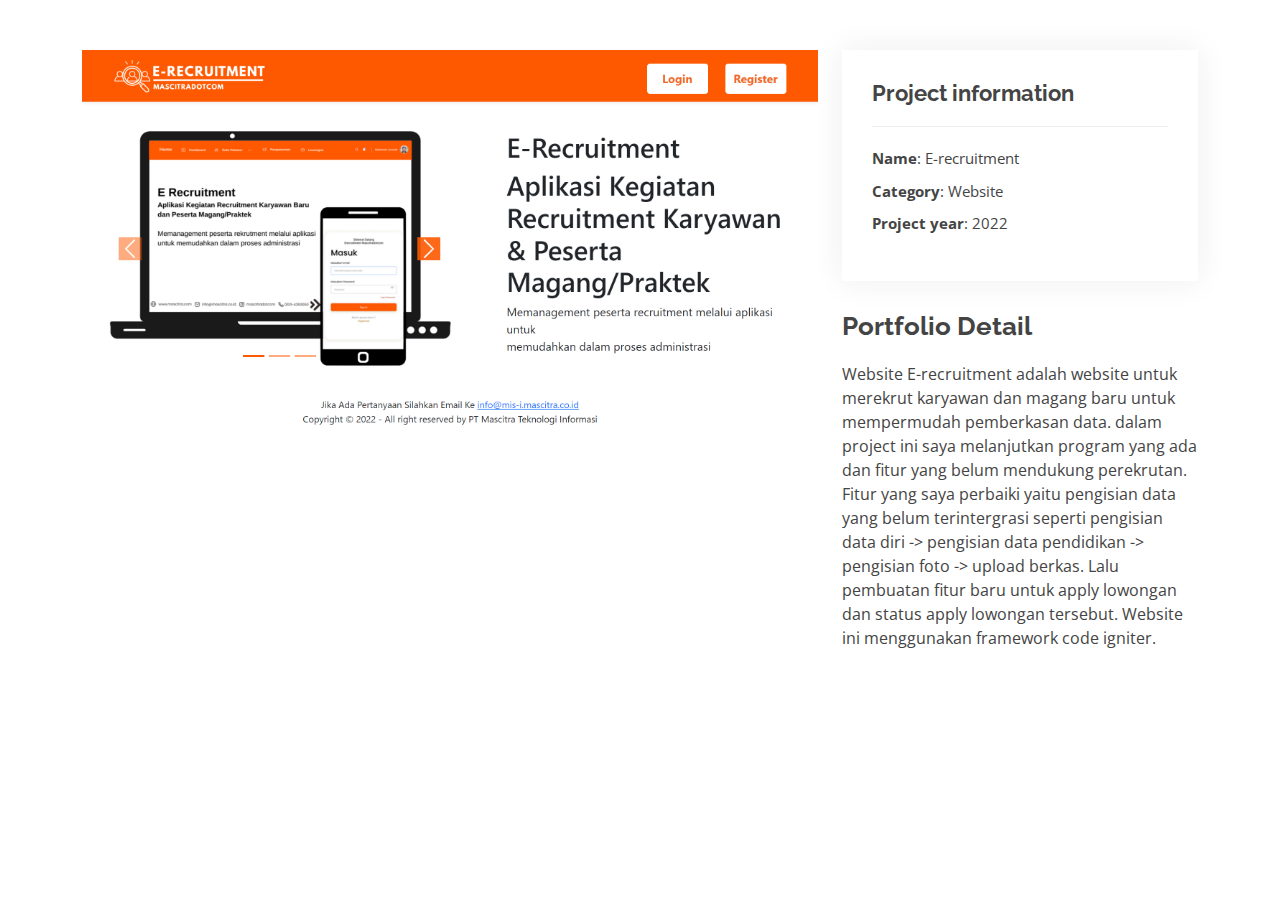
<file: portfolio-details2.html>
<!DOCTYPE html>
<html lang="en">

<head>
  <meta charset="utf-8">
  <meta content="width=device-width, initial-scale=1.0" name="viewport">

  <title>Portfolio Details - Mohamad Rafli Cahaya Mahendra</title>
  <meta content="" name="description">
  <meta content="" name="keywords">

  <!-- Favicons -->
  <link href="assets/img/favicon.png" rel="icon">
  <link href="assets/img/apple-touch-icon.png" rel="apple-touch-icon">

  <!-- Google Fonts -->
  <link href="https://fonts.googleapis.com/css?family=Open+Sans:300,300i,400,400i,600,600i,700,700i|Raleway:300,300i,400,400i,500,500i,600,600i,700,700i|Poppins:300,300i,400,400i,500,500i,600,600i,700,700i" rel="stylesheet">

  <!-- Vendor CSS Files -->
  <link href="assets/vendor/aos/aos.css" rel="stylesheet">
  <link href="assets/vendor/bootstrap/css/bootstrap.min.css" rel="stylesheet">
  <link href="assets/vendor/bootstrap-icons/bootstrap-icons.css" rel="stylesheet">
  <link href="assets/vendor/boxicons/css/boxicons.min.css" rel="stylesheet">
  <link href="assets/vendor/glightbox/css/glightbox.min.css" rel="stylesheet">
  <link href="assets/vendor/swiper/swiper-bundle.min.css" rel="stylesheet">

  <!-- Template Main CSS File -->
  <link href="assets/css/style.css" rel="stylesheet">

  <!-- =======================================================
  * Template Name: Kelly
  * Updated: Jan 29 2024 with Bootstrap v5.3.2
  * Template URL: https://bootstrapmade.com/kelly-free-bootstrap-cv-resume-html-template/
  * Author: BootstrapMade.com
  * License: https://bootstrapmade.com/license/
  ======================================================== -->
</head>

<body>

  <main id="main">

    <!-- ======= Portfolio Details Section ======= -->
    <section id="portfolio-details" class="portfolio-details">
      <div class="container">

        <div class="row gy-4">

          <div class="col-lg-8">
            <div class="portfolio-details-slider swiper">
              <div class="swiper-wrapper align-items-center">

                <div class="">
                  <img src="assets/img/portfolio/web2.png" alt="">
                </div>

                <!-- <div class="swiper-slide">
                  <img src="assets/img/portfolio/portfolio-2.jpg" alt="">
                </div>

                <div class="swiper-slide">
                  <img src="assets/img/portfolio/portfolio-3.jpg" alt="">
                </div> -->

              </div>
              <div class="swiper-pagination"></div>
            </div>
          </div>

          <div class="col-lg-4">
            <div class="portfolio-info">
              <h3>Project information</h3>
              <ul>
                <li><strong>Name</strong>: E-recruitment</li>
                <li><strong>Category</strong>: Website</li>
                <!-- <li><strong>Client</strong>: ASU Company</li> -->
                <li><strong>Project year</strong>: 2022</li>
                <!-- <li><strong>Project URL</strong>: <a href="#">www.example.com</a></li> -->
              </ul>
            </div>
            <div class="portfolio-description">
              <h2>Portfolio Detail</h2>
              <p>
                Website E-recruitment adalah website untuk merekrut karyawan dan magang baru untuk mempermudah pemberkasan data.
                dalam project ini saya melanjutkan program yang ada dan fitur yang belum mendukung perekrutan. Fitur yang saya perbaiki yaitu
                pengisian data yang belum terintergrasi seperti pengisian data diri -> pengisian data pendidikan -> pengisian foto -> upload berkas.
                Lalu pembuatan fitur baru untuk apply lowongan dan status apply lowongan tersebut. Website ini menggunakan framework code igniter.
              </p>
            </div>
          </div>

        </div>

      </div>
    </section><!-- End Portfolio Details Section -->

  </main><!-- End #main -->

  <div id="preloader"></div>
  <a href="#" class="back-to-top d-flex align-items-center justify-content-center"><i class="bi bi-arrow-up-short"></i></a>

  <!-- Vendor JS Files -->
  <script src="assets/vendor/purecounter/purecounter_vanilla.js"></script>
  <script src="assets/vendor/aos/aos.js"></script>
  <script src="assets/vendor/bootstrap/js/bootstrap.bundle.min.js"></script>
  <script src="assets/vendor/glightbox/js/glightbox.min.js"></script>
  <script src="assets/vendor/isotope-layout/isotope.pkgd.min.js"></script>
  <script src="assets/vendor/swiper/swiper-bundle.min.js"></script>
  <script src="assets/vendor/waypoints/noframework.waypoints.js"></script>
  <script src="assets/vendor/php-email-form/validate.js"></script>

  <!-- Template Main JS File -->
  <script src="assets/js/main.js"></script>

</body>

</html>
</file>
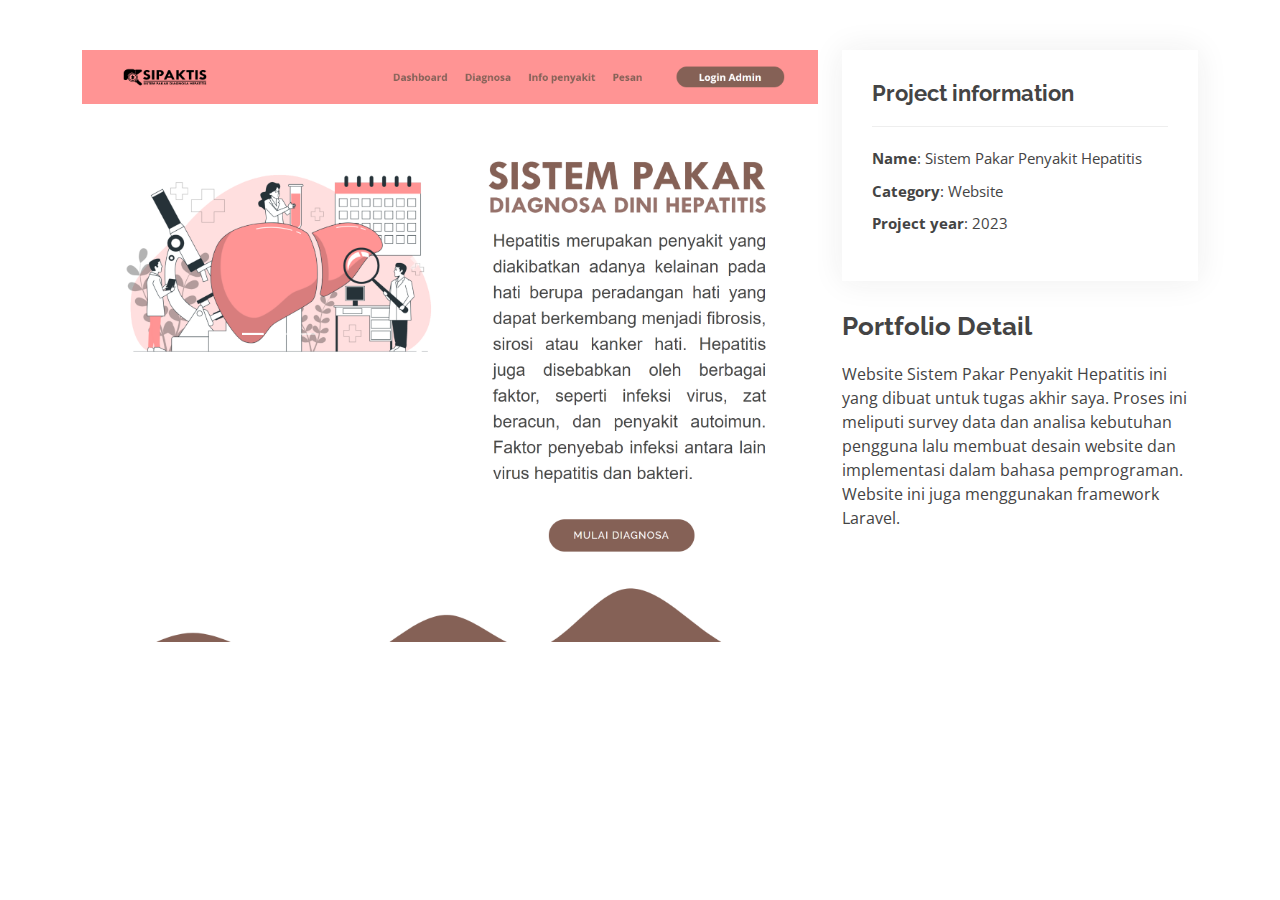
<file: portfolio-details3.html>
<!DOCTYPE html>
<html lang="en">

<head>
  <meta charset="utf-8">
  <meta content="width=device-width, initial-scale=1.0" name="viewport">

  <title>Portfolio Details - Mohamad Rafli Cahaya Mahendra</title>
  <meta content="" name="description">
  <meta content="" name="keywords">

  <!-- Favicons -->
  <link href="assets/img/favicon.png" rel="icon">
  <link href="assets/img/apple-touch-icon.png" rel="apple-touch-icon">

  <!-- Google Fonts -->
  <link href="https://fonts.googleapis.com/css?family=Open+Sans:300,300i,400,400i,600,600i,700,700i|Raleway:300,300i,400,400i,500,500i,600,600i,700,700i|Poppins:300,300i,400,400i,500,500i,600,600i,700,700i" rel="stylesheet">

  <!-- Vendor CSS Files -->
  <link href="assets/vendor/aos/aos.css" rel="stylesheet">
  <link href="assets/vendor/bootstrap/css/bootstrap.min.css" rel="stylesheet">
  <link href="assets/vendor/bootstrap-icons/bootstrap-icons.css" rel="stylesheet">
  <link href="assets/vendor/boxicons/css/boxicons.min.css" rel="stylesheet">
  <link href="assets/vendor/glightbox/css/glightbox.min.css" rel="stylesheet">
  <link href="assets/vendor/swiper/swiper-bundle.min.css" rel="stylesheet">

  <!-- Template Main CSS File -->
  <link href="assets/css/style.css" rel="stylesheet">

  <!-- =======================================================
  * Template Name: Kelly
  * Updated: Jan 29 2024 with Bootstrap v5.3.2
  * Template URL: https://bootstrapmade.com/kelly-free-bootstrap-cv-resume-html-template/
  * Author: BootstrapMade.com
  * License: https://bootstrapmade.com/license/
  ======================================================== -->
</head>

<body>

  <main id="main">

    <!-- ======= Portfolio Details Section ======= -->
    <section id="portfolio-details" class="portfolio-details">
      <div class="container">

        <div class="row gy-4">

          <div class="col-lg-8">
            <div class="portfolio-details-slider swiper">
              <div class="swiper-wrapper align-items-center">

                <div class="">
                  <img src="assets/img/portfolio/web3.png" alt="">
                </div>

                <!-- <div class="swiper-slide">
                  <img src="assets/img/portfolio/portfolio-2.jpg" alt="">
                </div>

                <div class="swiper-slide">
                  <img src="assets/img/portfolio/portfolio-3.jpg" alt="">
                </div> -->

              </div>
              <div class="swiper-pagination"></div>
            </div>
          </div>

          <div class="col-lg-4">
            <div class="portfolio-info">
              <h3>Project information</h3>
              <ul>
                <li><strong>Name</strong>: Sistem Pakar Penyakit Hepatitis</li>
                <li><strong>Category</strong>: Website</li>
                <!-- <li><strong>Client</strong>: ASU Company</li> -->
                <li><strong>Project year</strong>: 2023</li>
                <!-- <li><strong>Project URL</strong>: <a href="#">www.example.com</a></li> -->
              </ul>
            </div>
            <div class="portfolio-description">
              <h2>Portfolio Detail</h2>
              <p>
                Website Sistem Pakar Penyakit Hepatitis ini yang dibuat untuk tugas akhir saya. Proses ini meliputi survey data dan analisa kebutuhan pengguna lalu
                membuat desain website dan implementasi dalam bahasa pemprograman. Website ini juga menggunakan framework Laravel. 
              </p>
            </div>
          </div>

        </div>

      </div>
    </section><!-- End Portfolio Details Section -->

  </main><!-- End #main -->

  <div id="preloader"></div>
  <a href="#" class="back-to-top d-flex align-items-center justify-content-center"><i class="bi bi-arrow-up-short"></i></a>

  <!-- Vendor JS Files -->
  <script src="assets/vendor/purecounter/purecounter_vanilla.js"></script>
  <script src="assets/vendor/aos/aos.js"></script>
  <script src="assets/vendor/bootstrap/js/bootstrap.bundle.min.js"></script>
  <script src="assets/vendor/glightbox/js/glightbox.min.js"></script>
  <script src="assets/vendor/isotope-layout/isotope.pkgd.min.js"></script>
  <script src="assets/vendor/swiper/swiper-bundle.min.js"></script>
  <script src="assets/vendor/waypoints/noframework.waypoints.js"></script>
  <script src="assets/vendor/php-email-form/validate.js"></script>

  <!-- Template Main JS File -->
  <script src="assets/js/main.js"></script>

</body>

</html>
</file>
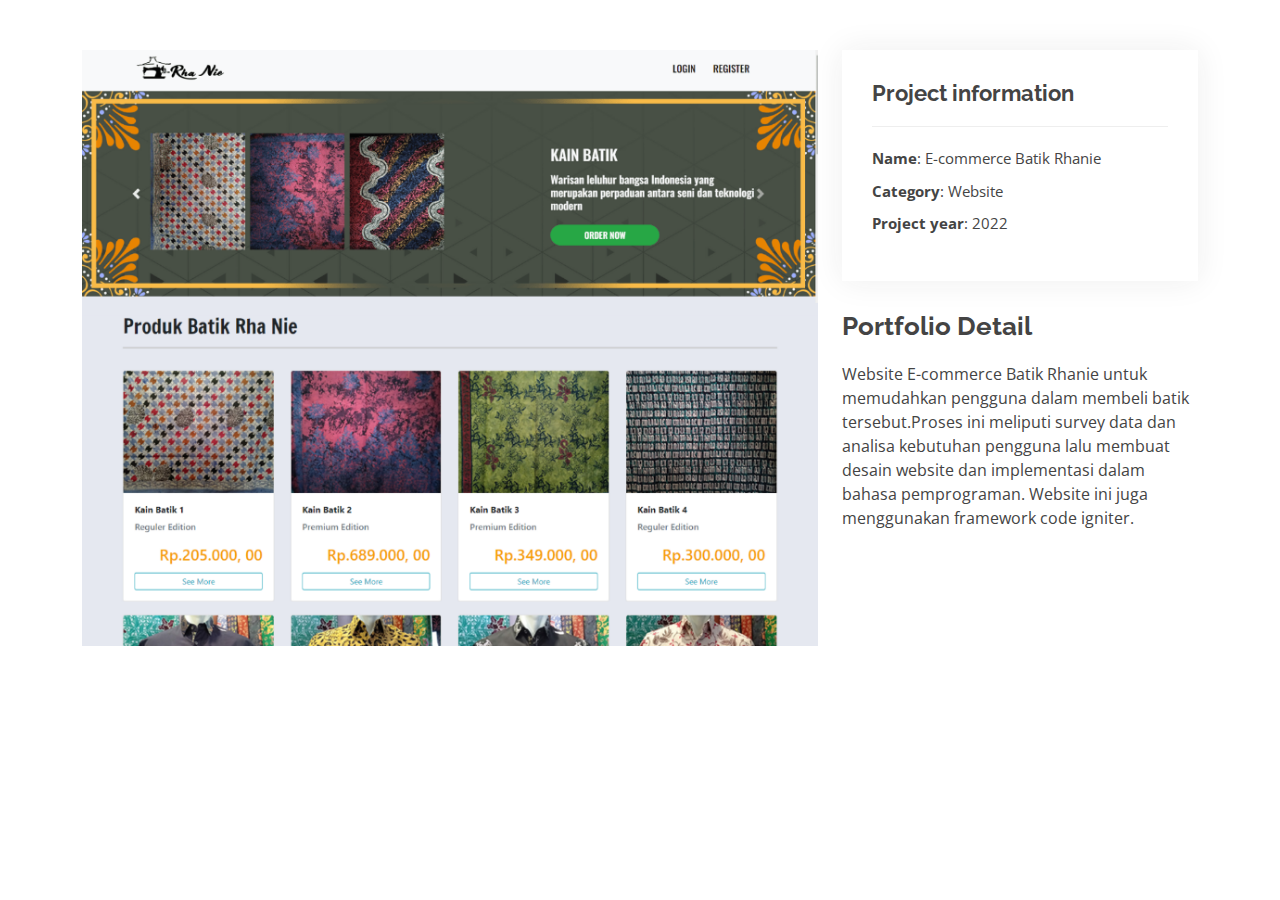
<file: portfolio-details4.html>
<!DOCTYPE html>
<html lang="en">

<head>
  <meta charset="utf-8">
  <meta content="width=device-width, initial-scale=1.0" name="viewport">

  <title>Portfolio Details - Mohamad Rafli Cahaya Mahendra</title>
  <meta content="" name="description">
  <meta content="" name="keywords">

  <!-- Favicons -->
  <link href="assets/img/favicon.png" rel="icon">
  <link href="assets/img/apple-touch-icon.png" rel="apple-touch-icon">

  <!-- Google Fonts -->
  <link href="https://fonts.googleapis.com/css?family=Open+Sans:300,300i,400,400i,600,600i,700,700i|Raleway:300,300i,400,400i,500,500i,600,600i,700,700i|Poppins:300,300i,400,400i,500,500i,600,600i,700,700i" rel="stylesheet">

  <!-- Vendor CSS Files -->
  <link href="assets/vendor/aos/aos.css" rel="stylesheet">
  <link href="assets/vendor/bootstrap/css/bootstrap.min.css" rel="stylesheet">
  <link href="assets/vendor/bootstrap-icons/bootstrap-icons.css" rel="stylesheet">
  <link href="assets/vendor/boxicons/css/boxicons.min.css" rel="stylesheet">
  <link href="assets/vendor/glightbox/css/glightbox.min.css" rel="stylesheet">
  <link href="assets/vendor/swiper/swiper-bundle.min.css" rel="stylesheet">

  <!-- Template Main CSS File -->
  <link href="assets/css/style.css" rel="stylesheet">

  <!-- =======================================================
  * Template Name: Kelly
  * Updated: Jan 29 2024 with Bootstrap v5.3.2
  * Template URL: https://bootstrapmade.com/kelly-free-bootstrap-cv-resume-html-template/
  * Author: BootstrapMade.com
  * License: https://bootstrapmade.com/license/
  ======================================================== -->
</head>

<body>

  <main id="main">

    <!-- ======= Portfolio Details Section ======= -->
    <section id="portfolio-details" class="portfolio-details">
      <div class="container">

        <div class="row gy-4">

          <div class="col-lg-8">
            <div class="portfolio-details-slider swiper">
              <div class="swiper-wrapper align-items-center">

                <div class="">
                  <img src="assets/img/portfolio/web1.png" alt="">
                </div>

                <!-- <div class="swiper-slide">
                  <img src="assets/img/portfolio/portfolio-2.jpg" alt="">
                </div>

                <div class="swiper-slide">
                  <img src="assets/img/portfolio/portfolio-3.jpg" alt="">
                </div> -->

              </div>
              <div class="swiper-pagination"></div>
            </div>
          </div>

          <div class="col-lg-4">
            <div class="portfolio-info">
              <h3>Project information</h3>
              <ul>
                <li><strong>Name</strong>: E-commerce Batik Rhanie</li>
                <li><strong>Category</strong>: Website</li>
                <!-- <li><strong>Client</strong>: ASU Company</li> -->
                <li><strong>Project year</strong>: 2022</li>
                <!-- <li><strong>Project URL</strong>: <a href="#">www.example.com</a></li> -->
              </ul>
            </div>
            <div class="portfolio-description">
              <h2>Portfolio Detail</h2>
              <p>
                Website E-commerce Batik Rhanie untuk memudahkan pengguna dalam membeli batik tersebut.Proses ini meliputi survey data dan analisa kebutuhan pengguna lalu
                membuat desain website dan implementasi dalam bahasa pemprograman. Website ini juga menggunakan framework code igniter. 
              </p>
            </div>
          </div>

        </div>

      </div>
    </section><!-- End Portfolio Details Section -->

  </main><!-- End #main -->

  <div id="preloader"></div>
  <a href="#" class="back-to-top d-flex align-items-center justify-content-center"><i class="bi bi-arrow-up-short"></i></a>

  <!-- Vendor JS Files -->
  <script src="assets/vendor/purecounter/purecounter_vanilla.js"></script>
  <script src="assets/vendor/aos/aos.js"></script>
  <script src="assets/vendor/bootstrap/js/bootstrap.bundle.min.js"></script>
  <script src="assets/vendor/glightbox/js/glightbox.min.js"></script>
  <script src="assets/vendor/isotope-layout/isotope.pkgd.min.js"></script>
  <script src="assets/vendor/swiper/swiper-bundle.min.js"></script>
  <script src="assets/vendor/waypoints/noframework.waypoints.js"></script>
  <script src="assets/vendor/php-email-form/validate.js"></script>

  <!-- Template Main JS File -->
  <script src="assets/js/main.js"></script>

</body>

</html>
</file>
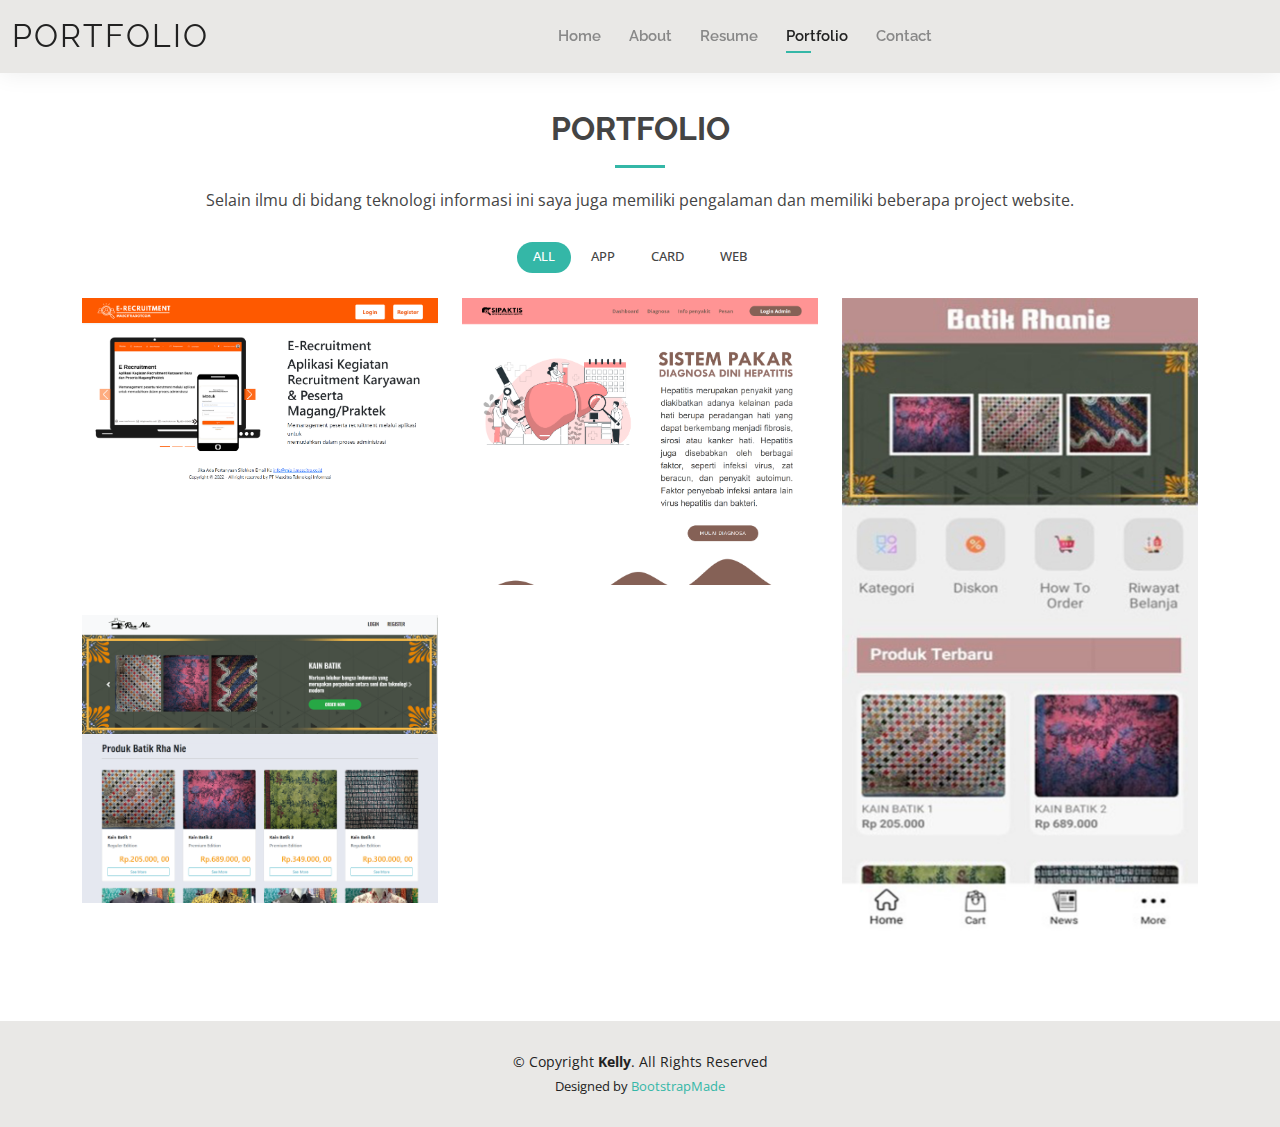
<file: portfolio.html>
<!DOCTYPE html>
<html lang="en">

<head>
  <meta charset="utf-8">
  <meta content="width=device-width, initial-scale=1.0" name="viewport">

  <title>Portfolio - Mohamad Rafli Cahaya Mahendra</title>
  <meta content="" name="description">
  <meta content="" name="keywords">

  <!-- Favicons -->
  <link href="assets/img/favicon.png" rel="icon">
  <link href="assets/img/apple-touch-icon.png" rel="apple-touch-icon">

  <!-- Google Fonts -->
  <link href="https://fonts.googleapis.com/css?family=Open+Sans:300,300i,400,400i,600,600i,700,700i|Raleway:300,300i,400,400i,500,500i,600,600i,700,700i|Poppins:300,300i,400,400i,500,500i,600,600i,700,700i" rel="stylesheet">

  <!-- Vendor CSS Files -->
  <link href="assets/vendor/aos/aos.css" rel="stylesheet">
  <link href="assets/vendor/bootstrap/css/bootstrap.min.css" rel="stylesheet">
  <link href="assets/vendor/bootstrap-icons/bootstrap-icons.css" rel="stylesheet">
  <link href="assets/vendor/boxicons/css/boxicons.min.css" rel="stylesheet">
  <link href="assets/vendor/glightbox/css/glightbox.min.css" rel="stylesheet">
  <link href="assets/vendor/swiper/swiper-bundle.min.css" rel="stylesheet">

  <!-- Template Main CSS File -->
  <link href="assets/css/style.css" rel="stylesheet">

  <!-- =======================================================
  * Template Name: Kelly
  * Updated: Jan 29 2024 with Bootstrap v5.3.2
  * Template URL: https://bootstrapmade.com/kelly-free-bootstrap-cv-resume-html-template/
  * Author: BootstrapMade.com
  * License: https://bootstrapmade.com/license/
  ======================================================== -->
</head>

<body>

  <!-- ======= Header ======= -->
  <header id="header" class="fixed-top">
    <div class="container-fluid d-flex justify-content-between align-items-center">

      <h1 class="logo me-auto me-lg-0"><a href="index.html">Portfolio</a></h1>
      <!-- Uncomment below if you prefer to use an image logo -->
      <!-- <a href="index.html" class="logo"><img src="assets/img/logo.png" alt="" class="img-fluid"></a>-->

      <nav id="navbar" class="navbar order-last order-lg-0">
        <ul>
          <li><a href="index.html">Home</a></li>
          <li><a href="about.html">About</a></li>
          <li><a href="resume.html">Resume</a></li>
          <!-- <li><a href="services.html">Services</a></li> -->
          <li><a class="active" href="portfolio.html">Portfolio</a></li>
          <li><a href="contact.html">Contact</a></li>
        </ul>
        <i class="bi bi-list mobile-nav-toggle"></i>
      </nav><!-- .navbar -->

      <div class="header-social-links">
        <!-- <a href="#" class="twitter"><i class="bi bi-twitter"></i></a>
        <a href="#" class="facebook"><i class="bi bi-facebook"></i></a>
        <a href="#" class="instagram"><i class="bi bi-instagram"></i></a>
        <a href="#" class="linkedin"><i class="bi bi-linkedin"></i></i></a> -->
      </div>

    </div>

  </header><!-- End Header -->

  <main id="main">

    <!-- ======= Portfolio Section ======= -->
    <section id="portfolio" class="portfolio">
      <div class="container" data-aos="fade-up">

        <div class="section-title">
          <h2>Portfolio</h2>
          <p>Selain ilmu di bidang teknologi informasi ini saya juga memiliki pengalaman dan memiliki beberapa project website.</p>
        </div>

        <div class="row" data-aos="fade-up" data-aos-delay="100">
          <div class="col-lg-12 d-flex justify-content-center">
            <ul id="portfolio-flters">
              <li data-filter="*" class="filter-active">All</li>
              <li data-filter=".filter-app">App</li>
              <li data-filter=".filter-card">Card</li>
              <li data-filter=".filter-web">Web</li>
            </ul>
          </div>
        </div>

        <div class="row portfolio-container" data-aos="fade-up" data-aos-delay="200">

          <div class="col-lg-4 col-md-6 portfolio-item filter-web">
            <div class="portfolio-wrap">
              <img src="assets/img/portfolio/web2.png" class="img-fluid" alt="">
              <div class="portfolio-info">
                <h4>E-recruitment</h4>
                <p>Web</p>
                <div class="portfolio-links">
                  <a href="assets/img/portfolio/web2.png" data-gallery="portfolioGallery" class="portfolio-lightbox" title="Web 2"><i class="bx bx-plus"></i></a>
                  <a href="portfolio-details2.html" class="portfolio-details-lightbox" data-glightbox="type: external" title="Portfolio Details"><i class="bx bx-link"></i></a>
                </div>
              </div>
            </div>
          </div>

          <div class="col-lg-4 col-md-6 portfolio-item filter-web">
            <div class="portfolio-wrap">
              <img src="assets/img/portfolio/web3.png" class="img-fluid" alt="">
              <div class="portfolio-info">
                <h4>Sistem Pakar Penyakit Hepatitis</h4>
                <p>Web</p>
                <div class="portfolio-links">
                  <a href="assets/img/portfolio/web3.png" data-gallery="portfolioGallery" class="portfolio-lightbox" title="Web 3"><i class="bx bx-plus"></i></a>
                  <a href="portfolio-details3.html" class="portfolio-details-lightbox" data-glightbox="type: external" title="Portfolio Details"><i class="bx bx-link"></i></a>
                </div>
              </div>
            </div>
          </div>

          <div class="col-lg-4 col-md-6 portfolio-item filter-app">
            <div class="portfolio-wrap">
              <img src="assets/img/portfolio/app.jpg" class="img-fluid" alt="">
              <div class="portfolio-info">
                <h4>Aplikasi E-commerce batik Rhanie</h4>
                <p>App</p>
                <div class="portfolio-links">
                  <a href="assets/img/portfolio/app.jpg" data-gallery="portfolioGallery" class="portfolio-lightbox" title="App 1"><i class="bx bx-plus"></i></a>
                  <a href="portfolio-details.html" class="portfolio-details-lightbox" data-glightbox="type: external" title="Portfolio Details"><i class="bx bx-link"></i></a>
                </div>
              </div>
            </div>
          </div>

          <div class="col-lg-4 col-md-6 portfolio-item filter-web">
            <div class="portfolio-wrap">
              <img src="assets/img/portfolio/web1.png" class="img-fluid" alt="">
              <div class="portfolio-info">
                <h4>E-commerce batik Rhanie</h4>
                <p>Web</p>
                <div class="portfolio-links">
                  <a href="assets/img/portfolio/web1.png" data-gallery="portfolioGallery" class="portfolio-lightbox" title="Web 3"><i class="bx bx-plus"></i></a>
                  <a href="portfolio-details4.html" class="portfolio-details-lightbox" data-glightbox="type: external" title="Portfolio Details"><i class="bx bx-link"></i></a>
                </div>
              </div>
            </div>
          </div>

          

          <!-- <div class="col-lg-4 col-md-6 portfolio-item filter-app">
            <div class="portfolio-wrap">
              <img src="assets/img/portfolio/portfolio-3.jpg" class="img-fluid" alt="">
              <div class="portfolio-info">
                <h4>App 2</h4>
                <p>App</p>
                <div class="portfolio-links">
                  <a href="assets/img/portfolio/portfolio-3.jpg" data-gallery="portfolioGallery" class="portfolio-lightbox" title="App 2"><i class="bx bx-plus"></i></a>
                  <a href="portfolio-details.html" class="portfolio-details-lightbox" data-glightbox="type: external" title="Portfolio Details"><i class="bx bx-link"></i></a>
                </div>
              </div>
            </div>
          </div>

          <div class="col-lg-4 col-md-6 portfolio-item filter-card">
            <div class="portfolio-wrap">
              <img src="assets/img/portfolio/portfolio-4.jpg" class="img-fluid" alt="">
              <div class="portfolio-info">
                <h4>Card 2</h4>
                <p>Card</p>
                <div class="portfolio-links">
                  <a href="assets/img/portfolio/portfolio-4.jpg" data-gallery="portfolioGallery" class="portfolio-lightbox" title="Card 2"><i class="bx bx-plus"></i></a>
                  <a href="portfolio-details.html" class="portfolio-details-lightbox" data-glightbox="type: external" title="Portfolio Details"><i class="bx bx-link"></i></a>
                </div>
              </div>
            </div>
          </div>

          <div class="col-lg-4 col-md-6 portfolio-item filter-web">
            <div class="portfolio-wrap">
              <img src="assets/img/portfolio/portfolio-5.jpg" class="img-fluid" alt="">
              <div class="portfolio-info">
                <h4>Web 2</h4>
                <p>Web</p>
                <div class="portfolio-links">
                  <a href="assets/img/portfolio/portfolio-5.jpg" data-gallery="portfolioGallery" class="portfolio-lightbox" title="Web 2"><i class="bx bx-plus"></i></a>
                  <a href="portfolio-details.html" class="portfolio-details-lightbox" data-glightbox="type: external" title="Portfolio Details"><i class="bx bx-link"></i></a>
                </div>
              </div>
            </div>
          </div>

          <div class="col-lg-4 col-md-6 portfolio-item filter-app">
            <div class="portfolio-wrap">
              <img src="assets/img/portfolio/portfolio-6.jpg" class="img-fluid" alt="">
              <div class="portfolio-info">
                <h4>App 3</h4>
                <p>App</p>
                <div class="portfolio-links">
                  <a href="assets/img/portfolio/portfolio-6.jpg" data-gallery="portfolioGallery" class="portfolio-lightbox" title="App 3"><i class="bx bx-plus"></i></a>
                  <a href="portfolio-details.html" class="portfolio-details-lightbox" data-glightbox="type: external" title="Portfolio Details"><i class="bx bx-link"></i></a>
                </div>
              </div>
            </div>
          </div>

          <div class="col-lg-4 col-md-6 portfolio-item filter-card">
            <div class="portfolio-wrap">
              <img src="assets/img/portfolio/portfolio-7.jpg" class="img-fluid" alt="">
              <div class="portfolio-info">
                <h4>Card 1</h4>
                <p>Card</p>
                <div class="portfolio-links">
                  <a href="assets/img/portfolio/portfolio-7.jpg" data-gallery="portfolioGallery" class="portfolio-lightbox" title="Card 1"><i class="bx bx-plus"></i></a>
                  <a href="portfolio-details.html" class="portfolio-details-lightbox" data-glightbox="type: external" title="Portfolio Details"><i class="bx bx-link"></i></a>
                </div>
              </div>
            </div>
          </div>

          <div class="col-lg-4 col-md-6 portfolio-item filter-card">
            <div class="portfolio-wrap">
              <img src="assets/img/portfolio/portfolio-8.jpg" class="img-fluid" alt="">
              <div class="portfolio-info">
                <h4>Card 3</h4>
                <p>Card</p>
                <div class="portfolio-links">
                  <a href="assets/img/portfolio/portfolio-8.jpg" data-gallery="portfolioGallery" class="portfolio-lightbox" title="Card 3"><i class="bx bx-plus"></i></a>
                  <a href="portfolio-details.html" class="portfolio-details-lightbox" data-glightbox="type: external" title="Portfolio Details"><i class="bx bx-link"></i></a>
                </div>
              </div>
            </div>
          </div>

          <div class="col-lg-4 col-md-6 portfolio-item filter-web">
            <div class="portfolio-wrap">
              <img src="assets/img/portfolio/portfolio-9.jpg" class="img-fluid" alt="">
              <div class="portfolio-info">
                <h4>Web 3</h4>
                <p>Web</p>
                <div class="portfolio-links">
                  <a href="assets/img/portfolio/portfolio-9.jpg" data-gallery="portfolioGallery" class="portfolio-lightbox" title="Web 3"><i class="bx bx-plus"></i></a>
                  <a href="portfolio-details.html" class="portfolio-details-lightbox" data-glightbox="type: external" title="Portfolio Details"><i class="bx bx-link"></i></a>
                </div>
              </div>
            </div>
          </div> -->

        </div>

      </div>
    </section><!-- End Portfolio Section -->

  </main><!-- End #main -->

  <!-- ======= Footer ======= -->
  <footer id="footer">
    <div class="container">
      <div class="copyright">
        &copy; Copyright <strong><span>Kelly</span></strong>. All Rights Reserved
      </div>
      <div class="credits">
        <!-- All the links in the footer should remain intact. -->
        <!-- You can delete the links only if you purchased the pro version. -->
        <!-- Licensing information: https://bootstrapmade.com/license/ -->
        <!-- Purchase the pro version with working PHP/AJAX contact form: https://bootstrapmade.com/kelly-free-bootstrap-cv-resume-html-template/ -->
        Designed by <a href="https://bootstrapmade.com/">BootstrapMade</a>
      </div>
    </div>
  </footer><!-- End  Footer -->

  <div id="preloader"></div>
  <a href="#" class="back-to-top d-flex align-items-center justify-content-center"><i class="bi bi-arrow-up-short"></i></a>

  <!-- Vendor JS Files -->
  <script src="assets/vendor/purecounter/purecounter_vanilla.js"></script>
  <script src="assets/vendor/aos/aos.js"></script>
  <script src="assets/vendor/bootstrap/js/bootstrap.bundle.min.js"></script>
  <script src="assets/vendor/glightbox/js/glightbox.min.js"></script>
  <script src="assets/vendor/isotope-layout/isotope.pkgd.min.js"></script>
  <script src="assets/vendor/swiper/swiper-bundle.min.js"></script>
  <script src="assets/vendor/waypoints/noframework.waypoints.js"></script>
  <script src="assets/vendor/php-email-form/validate.js"></script>

  <!-- Template Main JS File -->
  <script src="assets/js/main.js"></script>

</body>

</html>
</file>
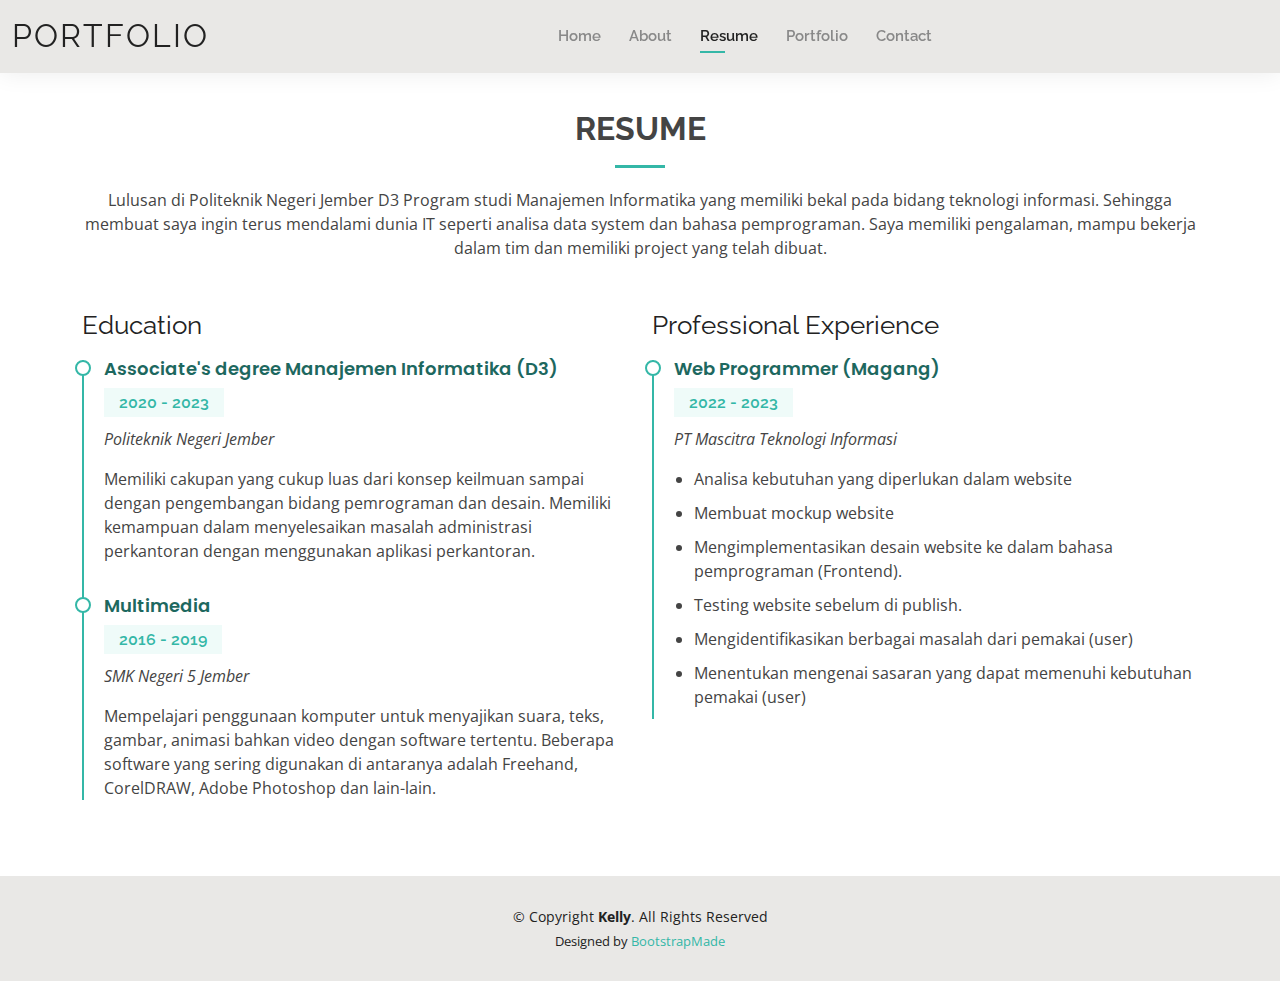
<file: resume.html>
<!DOCTYPE html>
<html lang="en">

<head>
  <meta charset="utf-8">
  <meta content="width=device-width, initial-scale=1.0" name="viewport">

  <title>Resume - Mohamad Rafli Cahaya Mahendra</title>
  <meta content="" name="description">
  <meta content="" name="keywords">

  <!-- Favicons -->
  <link href="assets/img/favicon.png" rel="icon">
  <link href="assets/img/apple-touch-icon.png" rel="apple-touch-icon">

  <!-- Google Fonts -->
  <link href="https://fonts.googleapis.com/css?family=Open+Sans:300,300i,400,400i,600,600i,700,700i|Raleway:300,300i,400,400i,500,500i,600,600i,700,700i|Poppins:300,300i,400,400i,500,500i,600,600i,700,700i" rel="stylesheet">

  <!-- Vendor CSS Files -->
  <link href="assets/vendor/aos/aos.css" rel="stylesheet">
  <link href="assets/vendor/bootstrap/css/bootstrap.min.css" rel="stylesheet">
  <link href="assets/vendor/bootstrap-icons/bootstrap-icons.css" rel="stylesheet">
  <link href="assets/vendor/boxicons/css/boxicons.min.css" rel="stylesheet">
  <link href="assets/vendor/glightbox/css/glightbox.min.css" rel="stylesheet">
  <link href="assets/vendor/swiper/swiper-bundle.min.css" rel="stylesheet">

  <!-- Template Main CSS File -->
  <link href="assets/css/style.css" rel="stylesheet">

  <!-- =======================================================
  * Template Name: Kelly
  * Updated: Jan 29 2024 with Bootstrap v5.3.2
  * Template URL: https://bootstrapmade.com/kelly-free-bootstrap-cv-resume-html-template/
  * Author: BootstrapMade.com
  * License: https://bootstrapmade.com/license/
  ======================================================== -->
</head>

<body>

  <!-- ======= Header ======= -->
  <header id="header" class="fixed-top">
    <div class="container-fluid d-flex justify-content-between align-items-center">

      <h1 class="logo me-auto me-lg-0"><a href="index.html">Portfolio</a></h1>
      <!-- Uncomment below if you prefer to use an image logo -->
      <!-- <a href="index.html" class="logo"><img src="assets/img/logo.png" alt="" class="img-fluid"></a>-->

      <nav id="navbar" class="navbar order-last order-lg-0">
        <ul>
          <li><a href="index.html">Home</a></li>
          <li><a href="about.html">About</a></li>
          <li><a class="active" href="resume.html">Resume</a></li>
          <!-- <li><a href="services.html">Services</a></li> -->
          <li><a href="portfolio.html">Portfolio</a></li>
          <li><a href="contact.html">Contact</a></li>
        </ul>
        <i class="bi bi-list mobile-nav-toggle"></i>
      </nav><!-- .navbar -->

      <div class="header-social-links">
        <!-- <a href="#" class="twitter"><i class="bi bi-twitter"></i></a>
        <a href="#" class="facebook"><i class="bi bi-facebook"></i></a>
        <a href="#" class="instagram"><i class="bi bi-instagram"></i></a>
        <a href="#" class="linkedin"><i class="bi bi-linkedin"></i></i></a> -->
      </div>

    </div>

  </header><!-- End Header -->

  <main id="main">

    <!-- ======= Resume Section ======= -->
    <section id="resume" class="resume">
      <div class="container" data-aos="fade-up">

        <div class="section-title">
          <h2>Resume</h2>
          <p>Lulusan di Politeknik Negeri Jember D3 Program studi Manajemen Informatika yang memiliki bekal pada bidang
            teknologi informasi. Sehingga membuat saya ingin terus mendalami dunia IT seperti analisa data system dan bahasa
            pemprograman. Saya memiliki pengalaman, mampu bekerja dalam tim dan memiliki project yang telah dibuat.</p>
        </div>

        <div class="row">
          <div class="col-lg-6">
            <!-- <h3 class="resume-title">Sumary</h3>
            <div class="resume-item pb-0">
              <h4>Alice Barkley</h4>
              <p><em>Innovative and deadline-driven Graphic Designer with 3+ years of experience designing and developing user-centered digital/print marketing material from initial concept to final, polished deliverable.</em></p>
              <p>
              <ul>
                <li>Portland par 127,Orlando, FL</li>
                <li>(123) 456-7891</li>
                <li>alice.barkley@example.com</li>
              </ul>
              </p>
            </div> -->

            <h3 class="resume-title">Education</h3>
            <div class="resume-item">
              <h4> Associate's degree Manajemen Informatika (D3)</h4>
              <h5>2020 - 2023</h5>
              <p><em>Politeknik Negeri Jember</em></p>
              <p>Memiliki cakupan yang cukup luas dari konsep keilmuan sampai dengan pengembangan bidang pemrograman dan desain. 
                Memiliki kemampuan dalam menyelesaikan masalah administrasi perkantoran dengan menggunakan aplikasi perkantoran.
              </p>
            </div>
            <div class="resume-item">
              <h4>Multimedia</h4>
              <h5>2016 - 2019</h5>
              <p><em>SMK Negeri 5 Jember</em></p>
              <p>Mempelajari penggunaan komputer untuk menyajikan suara, teks, gambar, animasi bahkan video dengan software tertentu. Beberapa software yang sering digunakan di antaranya adalah Freehand, CorelDRAW, Adobe Photoshop dan lain-lain.</p>
            </div>
          </div>
          <div class="col-lg-6">
            <h3 class="resume-title">Professional Experience</h3>
            <div class="resume-item">
              <h4>Web Programmer (Magang)</h4>
              <h5>2022 - 2023</h5>
              <p><em>PT Mascitra Teknologi Informasi</em></p>
              <p>
              <ul>
                <li> Analisa kebutuhan yang diperlukan dalam website </li>
              <li> Membuat mockup website</li>
              <li> Mengimplementasikan desain website ke dalam bahasa pemprograman (Frontend).</li>
              <li> Testing website sebelum di publish. </li>
              <li> Mengidentifikasikan berbagai masalah dari pemakai (user)</li>
              <li> Menentukan mengenai sasaran yang dapat memenuhi kebutuhan pemakai (user)</li>
              </ul>
              </p>
            </div>
            <!-- <div class="resume-item">
              <h4>Web Programmer</h4>
              <h5>2022 - 2023</h5>
              <p><em>PT Mascitra Teknologi Informasi</em></p>
              <p>
              <ul>
                <li>Developed numerous marketing programs (logos, brochures,infographics, presentations, and advertisements).</li>
                <li>Managed up to 5 projects or tasks at a given time while under pressure</li>
                <li>Recommended and consulted with clients on the most appropriate graphic design</li>
                <li>Created 4+ design presentations and proposals a month for clients and account managers</li>
              </ul>
              </p>
            </div> -->
          </div>
        </div>

      </div>
    </section><!-- End Resume Section -->

  </main><!-- End #main -->

  <!-- ======= Footer ======= -->
  <footer id="footer">
    <div class="container">
      <div class="copyright">
        &copy; Copyright <strong><span>Kelly</span></strong>. All Rights Reserved
      </div>
      <div class="credits">
        <!-- All the links in the footer should remain intact. -->
        <!-- You can delete the links only if you purchased the pro version. -->
        <!-- Licensing information: https://bootstrapmade.com/license/ -->
        <!-- Purchase the pro version with working PHP/AJAX contact form: https://bootstrapmade.com/kelly-free-bootstrap-cv-resume-html-template/ -->
        Designed by <a href="https://bootstrapmade.com/">BootstrapMade</a>
      </div>
    </div>
  </footer><!-- End  Footer -->

  <div id="preloader"></div>
  <a href="#" class="back-to-top d-flex align-items-center justify-content-center"><i class="bi bi-arrow-up-short"></i></a>

  <!-- Vendor JS Files -->
  <script src="assets/vendor/purecounter/purecounter_vanilla.js"></script>
  <script src="assets/vendor/aos/aos.js"></script>
  <script src="assets/vendor/bootstrap/js/bootstrap.bundle.min.js"></script>
  <script src="assets/vendor/glightbox/js/glightbox.min.js"></script>
  <script src="assets/vendor/isotope-layout/isotope.pkgd.min.js"></script>
  <script src="assets/vendor/swiper/swiper-bundle.min.js"></script>
  <script src="assets/vendor/waypoints/noframework.waypoints.js"></script>
  <script src="assets/vendor/php-email-form/validate.js"></script>

  <!-- Template Main JS File -->
  <script src="assets/js/main.js"></script>

</body>

</html>
</file>
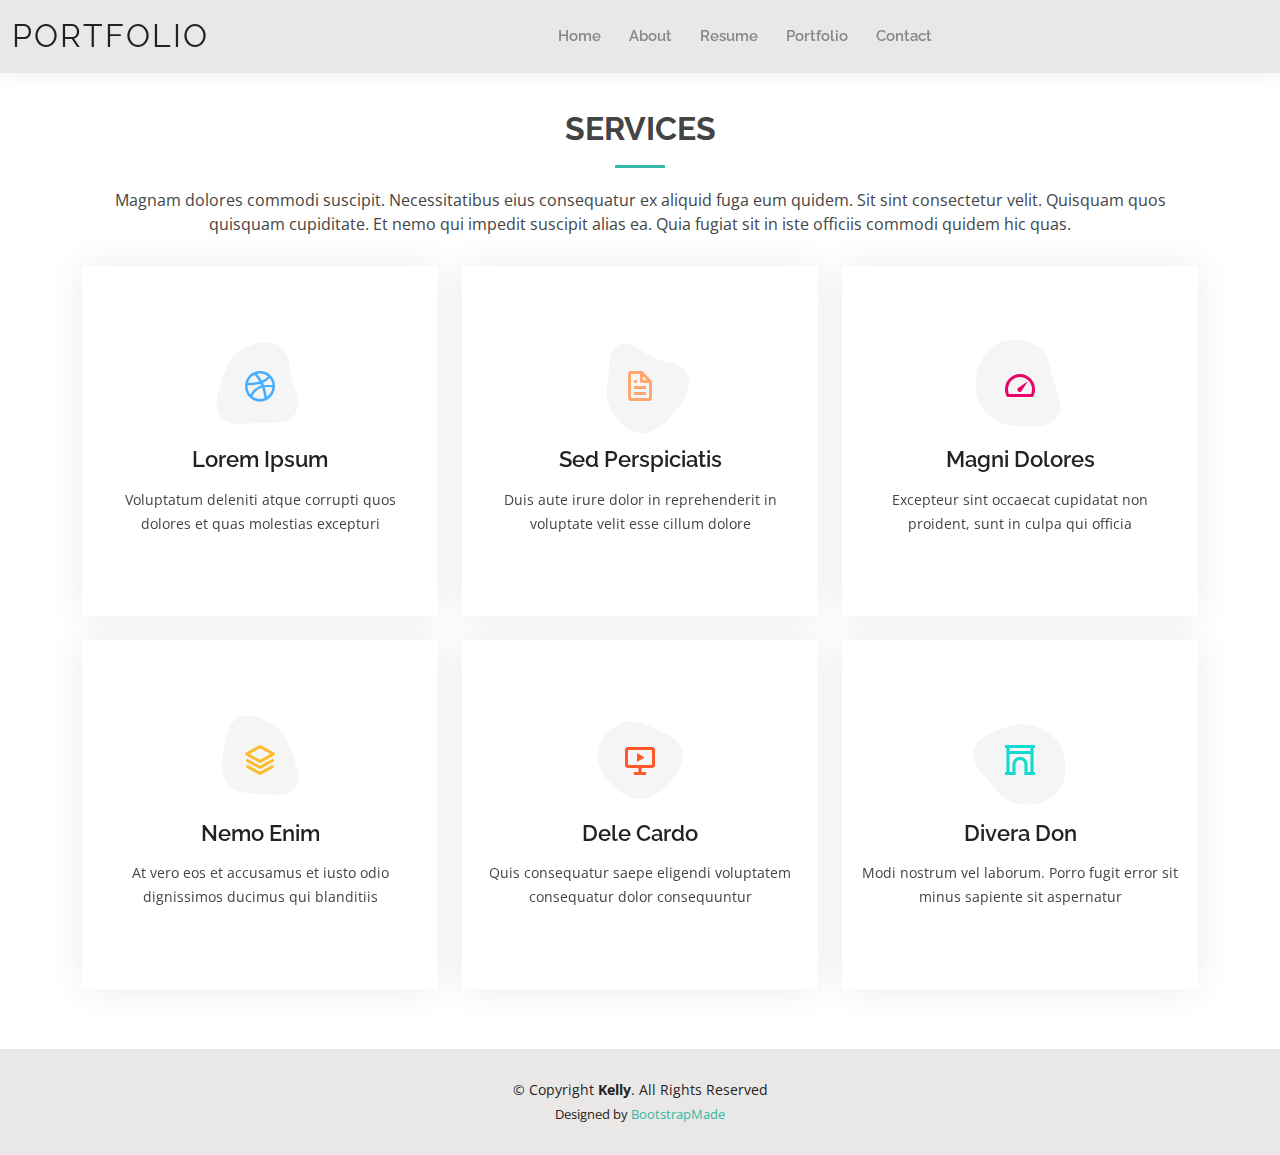
<file: services.html>
<!DOCTYPE html>
<html lang="en">

<head>
  <meta charset="utf-8">
  <meta content="width=device-width, initial-scale=1.0" name="viewport">

  <title>Services - Mohamad Rafli Cahaya Mahendra</title>
  <meta content="" name="description">
  <meta content="" name="keywords">

  <!-- Favicons -->
  <link href="assets/img/favicon.png" rel="icon">
  <link href="assets/img/apple-touch-icon.png" rel="apple-touch-icon">

  <!-- Google Fonts -->
  <link href="https://fonts.googleapis.com/css?family=Open+Sans:300,300i,400,400i,600,600i,700,700i|Raleway:300,300i,400,400i,500,500i,600,600i,700,700i|Poppins:300,300i,400,400i,500,500i,600,600i,700,700i" rel="stylesheet">

  <!-- Vendor CSS Files -->
  <link href="assets/vendor/aos/aos.css" rel="stylesheet">
  <link href="assets/vendor/bootstrap/css/bootstrap.min.css" rel="stylesheet">
  <link href="assets/vendor/bootstrap-icons/bootstrap-icons.css" rel="stylesheet">
  <link href="assets/vendor/boxicons/css/boxicons.min.css" rel="stylesheet">
  <link href="assets/vendor/glightbox/css/glightbox.min.css" rel="stylesheet">
  <link href="assets/vendor/swiper/swiper-bundle.min.css" rel="stylesheet">

  <!-- Template Main CSS File -->
  <link href="assets/css/style.css" rel="stylesheet">

  <!-- =======================================================
  * Template Name: Kelly
  * Updated: Jan 29 2024 with Bootstrap v5.3.2
  * Template URL: https://bootstrapmade.com/kelly-free-bootstrap-cv-resume-html-template/
  * Author: BootstrapMade.com
  * License: https://bootstrapmade.com/license/
  ======================================================== -->
</head>

<body>

  <!-- ======= Header ======= -->
  <header id="header" class="fixed-top">
    <div class="container-fluid d-flex justify-content-between align-items-center">

      <h1 class="logo me-auto me-lg-0"><a href="index.html">Portfolio</a></h1>
      <!-- Uncomment below if you prefer to use an image logo -->
      <!-- <a href="index.html" class="logo"><img src="assets/img/logo.png" alt="" class="img-fluid"></a>-->

      <nav id="navbar" class="navbar order-last order-lg-0">
        <ul>
          <li><a href="index.html">Home</a></li>
          <li><a href="about.html">About</a></li>
          <li><a href="resume.html">Resume</a></li>
          <!-- <li><a class="active" href="services.html">Services</a></li> -->
          <li><a href="portfolio.html">Portfolio</a></li>
          <li><a href="contact.html">Contact</a></li>
        </ul>
        <i class="bi bi-list mobile-nav-toggle"></i>
      </nav><!-- .navbar -->

      <div class="header-social-links">
        <!-- <a href="#" class="twitter"><i class="bi bi-twitter"></i></a>
        <a href="#" class="facebook"><i class="bi bi-facebook"></i></a>
        <a href="#" class="instagram"><i class="bi bi-instagram"></i></a>
        <a href="#" class="linkedin"><i class="bi bi-linkedin"></i></i></a> -->
      </div>

    </div>

  </header><!-- End Header -->

  <main id="main">

    <!-- ======= Services Section ======= -->
    <section id="services" class="services">
      <div class="container" data-aos="fade-up">

        <div class="section-title">
          <h2>Services</h2>
          <p>Magnam dolores commodi suscipit. Necessitatibus eius consequatur ex aliquid fuga eum quidem. Sit sint consectetur velit. Quisquam quos quisquam cupiditate. Et nemo qui impedit suscipit alias ea. Quia fugiat sit in iste officiis commodi quidem hic quas.</p>
        </div>

        <div class="row">
          <div class="col-lg-4 col-md-6 d-flex align-items-stretch" data-aos="zoom-in" data-aos-delay="100">
            <div class="icon-box iconbox-blue">
              <div class="icon">
                <svg width="100" height="100" viewBox="0 0 600 600" xmlns="http://www.w3.org/2000/svg">
                  <path stroke="none" stroke-width="0" fill="#f5f5f5" d="M300,521.0016835830174C376.1290562159157,517.8887921683347,466.0731472004068,529.7835943286574,510.70327084640275,468.03025145048787C554.3714126377745,407.6079735673963,508.03601936045806,328.9844924480964,491.2728898941984,256.3432110539036C474.5976632858925,184.082847569629,479.9380746630129,96.60480741107993,416.23090153303,58.64404602377083C348.86323505073057,18.502131276798302,261.93793281208167,40.57373210992963,193.5410806939664,78.93577620505333C130.42746243093433,114.334589627462,98.30271207620316,179.96522072025542,76.75703585869454,249.04625023123273C51.97151888228291,328.5150500222984,13.704378332031375,421.85034740162234,66.52175969318436,486.19268352777647C119.04800174914682,550.1803526380478,217.28368757567262,524.383925680826,300,521.0016835830174"></path>
                </svg>
                <i class="bx bxl-dribbble"></i>
              </div>
              <h4><a href="">Lorem Ipsum</a></h4>
              <p>Voluptatum deleniti atque corrupti quos dolores et quas molestias excepturi</p>
            </div>
          </div>

          <div class="col-lg-4 col-md-6 d-flex align-items-stretch mt-4 mt-md-0" data-aos="zoom-in" data-aos-delay="200">
            <div class="icon-box iconbox-orange ">
              <div class="icon">
                <svg width="100" height="100" viewBox="0 0 600 600" xmlns="http://www.w3.org/2000/svg">
                  <path stroke="none" stroke-width="0" fill="#f5f5f5" d="M300,582.0697525312426C382.5290701553225,586.8405444964366,449.9789794690241,525.3245884688669,502.5850820975895,461.55621195738473C556.606425686781,396.0723002908107,615.8543463187945,314.28637112970534,586.6730223649479,234.56875336149918C558.9533121215079,158.8439757836574,454.9685369536778,164.00468322053177,381.49747125262974,130.76875717737553C312.15926192815925,99.40240125094834,248.97055460311594,18.661163978235184,179.8680185752513,50.54337015887873C110.5421016452524,82.52863877960104,119.82277516462835,180.83849132639028,109.12597500060166,256.43424936330496C100.08760227029461,320.3096726198365,92.17705696193138,384.0621239912766,124.79988738764834,439.7174275375508C164.83382741302287,508.01625554203684,220.96474134820875,577.5009287672846,300,582.0697525312426"></path>
                </svg>
                <i class="bx bx-file"></i>
              </div>
              <h4><a href="">Sed Perspiciatis</a></h4>
              <p>Duis aute irure dolor in reprehenderit in voluptate velit esse cillum dolore</p>
            </div>
          </div>

          <div class="col-lg-4 col-md-6 d-flex align-items-stretch mt-4 mt-lg-0" data-aos="zoom-in" data-aos-delay="300">
            <div class="icon-box iconbox-pink">
              <div class="icon">
                <svg width="100" height="100" viewBox="0 0 600 600" xmlns="http://www.w3.org/2000/svg">
                  <path stroke="none" stroke-width="0" fill="#f5f5f5" d="M300,541.5067337569781C382.14930387511276,545.0595476570109,479.8736841581634,548.3450877840088,526.4010558755058,480.5488172755941C571.5218469581645,414.80211281144784,517.5187510058486,332.0715597781072,496.52539010469104,255.14436215662573C477.37192572678356,184.95920475031193,473.57363656557914,105.61284051026155,413.0603344069578,65.22779650032875C343.27470386102294,18.654635553484475,251.2091493199835,5.337323636656869,175.0934190732945,40.62881213300186C97.87086631185822,76.43348514350839,51.98124368387456,156.15599469081315,36.44837278890362,239.84606092416172C21.716077023791087,319.22268207091537,43.775223500013084,401.1760424656574,96.891909868211,461.97329694683043C147.22146801428983,519.5804099606455,223.5754009179313,538.201503339737,300,541.5067337569781"></path>
                </svg>
                <i class="bx bx-tachometer"></i>
              </div>
              <h4><a href="">Magni Dolores</a></h4>
              <p>Excepteur sint occaecat cupidatat non proident, sunt in culpa qui officia</p>
            </div>
          </div>

          <div class="col-lg-4 col-md-6 d-flex align-items-stretch mt-4" data-aos="zoom-in" data-aos-delay="100">
            <div class="icon-box iconbox-yellow">
              <div class="icon">
                <svg width="100" height="100" viewBox="0 0 600 600" xmlns="http://www.w3.org/2000/svg">
                  <path stroke="none" stroke-width="0" fill="#f5f5f5" d="M300,503.46388370962813C374.79870501325706,506.71871716319447,464.8034551963731,527.1746412648533,510.4981551193396,467.86667711651364C555.9287308511215,408.9015244558933,512.6030010748507,327.5744911775523,490.211057578863,256.5855673507754C471.097692560561,195.9906835881958,447.69079081568157,138.11976852964426,395.19560036434837,102.3242989838813C329.3053358748298,57.3949838291264,248.02791733380457,8.279543830951368,175.87071277845988,42.242879143198664C103.41431057327972,76.34704239035025,93.79494320519305,170.9812938413882,81.28167332365135,250.07896920659033C70.17666984294237,320.27484674793965,64.84698225790005,396.69656628748305,111.28512138212992,450.4950937839243C156.20124167950087,502.5303643271138,231.32542653798444,500.4755392045468,300,503.46388370962813"></path>
                </svg>
                <i class="bx bx-layer"></i>
              </div>
              <h4><a href="">Nemo Enim</a></h4>
              <p>At vero eos et accusamus et iusto odio dignissimos ducimus qui blanditiis</p>
            </div>
          </div>

          <div class="col-lg-4 col-md-6 d-flex align-items-stretch mt-4" data-aos="zoom-in" data-aos-delay="200">
            <div class="icon-box iconbox-red">
              <div class="icon">
                <svg width="100" height="100" viewBox="0 0 600 600" xmlns="http://www.w3.org/2000/svg">
                  <path stroke="none" stroke-width="0" fill="#f5f5f5" d="M300,532.3542879108572C369.38199826031484,532.3153073249985,429.10787420159085,491.63046689027357,474.5244479745417,439.17860296908856C522.8885846962883,383.3225815378663,569.1668002868075,314.3205725914397,550.7432151929288,242.7694973846089C532.6665558377875,172.5657663291529,456.2379748765914,142.6223662098291,390.3689995646985,112.34683881706744C326.66090330228417,83.06452184765237,258.84405631176094,53.51806209861945,193.32584062364296,78.48882559362697C121.61183558270385,105.82097193414197,62.805066853699245,167.19869350419734,48.57481801355237,242.6138429142374C34.843463184063346,315.3850353017275,76.69343916112496,383.4422959591041,125.22947124332185,439.3748458443577C170.7312796277747,491.8107796887764,230.57421082200815,532.3932930995766,300,532.3542879108572"></path>
                </svg>
                <i class="bx bx-slideshow"></i>
              </div>
              <h4><a href="">Dele Cardo</a></h4>
              <p>Quis consequatur saepe eligendi voluptatem consequatur dolor consequuntur</p>
            </div>
          </div>

          <div class="col-lg-4 col-md-6 d-flex align-items-stretch mt-4" data-aos="zoom-in" data-aos-delay="300">
            <div class="icon-box iconbox-teal">
              <div class="icon">
                <svg width="100" height="100" viewBox="0 0 600 600" xmlns="http://www.w3.org/2000/svg">
                  <path stroke="none" stroke-width="0" fill="#f5f5f5" d="M300,566.797414625762C385.7384707136149,576.1784315230908,478.7894351017131,552.8928747891023,531.9192734346935,484.94944893311C584.6109503024035,417.5663521118492,582.489472248146,322.67544863468447,553.9536738515405,242.03673114598146C529.1557734026468,171.96086150256528,465.24506316201064,127.66468636344209,395.9583748389544,100.7403814666027C334.2173773831606,76.7482773500951,269.4350130405921,84.62216499799875,207.1952322260088,107.2889140133804C132.92018162631612,134.33871894543012,41.79353780512637,160.00259165414826,22.644507872594943,236.69541883565114C3.319112789854554,314.0945973066697,72.72355303640163,379.243833228382,124.04198916343866,440.3218312028393C172.9286146004772,498.5055451809895,224.45579914871206,558.5317968840102,300,566.797414625762"></path>
                </svg>
                <i class="bx bx-arch"></i>
              </div>
              <h4><a href="">Divera Don</a></h4>
              <p>Modi nostrum vel laborum. Porro fugit error sit minus sapiente sit aspernatur</p>
            </div>
          </div>

        </div>

      </div>
    </section><!-- End Services Section -->

  </main><!-- End #main -->

  <!-- ======= Footer ======= -->
  <footer id="footer">
    <div class="container">
      <div class="copyright">
        &copy; Copyright <strong><span>Kelly</span></strong>. All Rights Reserved
      </div>
      <div class="credits">
        <!-- All the links in the footer should remain intact. -->
        <!-- You can delete the links only if you purchased the pro version. -->
        <!-- Licensing information: https://bootstrapmade.com/license/ -->
        <!-- Purchase the pro version with working PHP/AJAX contact form: https://bootstrapmade.com/kelly-free-bootstrap-cv-resume-html-template/ -->
        Designed by <a href="https://bootstrapmade.com/">BootstrapMade</a>
      </div>
    </div>
  </footer><!-- End  Footer -->

  <div id="preloader"></div>
  <a href="#" class="back-to-top d-flex align-items-center justify-content-center"><i class="bi bi-arrow-up-short"></i></a>

  <!-- Vendor JS Files -->
  <script src="assets/vendor/purecounter/purecounter_vanilla.js"></script>
  <script src="assets/vendor/aos/aos.js"></script>
  <script src="assets/vendor/bootstrap/js/bootstrap.bundle.min.js"></script>
  <script src="assets/vendor/glightbox/js/glightbox.min.js"></script>
  <script src="assets/vendor/isotope-layout/isotope.pkgd.min.js"></script>
  <script src="assets/vendor/swiper/swiper-bundle.min.js"></script>
  <script src="assets/vendor/waypoints/noframework.waypoints.js"></script>
  <script src="assets/vendor/php-email-form/validate.js"></script>

  <!-- Template Main JS File -->
  <script src="assets/js/main.js"></script>

</body>

</html>
</file>
<file: assets/css/style.css>
/**
* Template Name: Kelly
* Updated: Jan 29 2024 with Bootstrap v5.3.2
* Template URL: https://bootstrapmade.com/kelly-free-bootstrap-cv-resume-html-template/
* Author: BootstrapMade.com
* License: https://bootstrapmade.com/license/
*/

/*--------------------------------------------------------------
# General
--------------------------------------------------------------*/
body {
  font-family: "Open Sans", sans-serif;
  color: #444444;
}

a {
  color: #34b7a7;
  text-decoration: none;
}

a:hover {
  color: #51cdbe;
  text-decoration: none;
}

h1,
h2,
h3,
h4,
h5,
h6 {
  font-family: "Raleway", sans-serif;
}

#main {
  margin-top: 50px;
}

@media (max-width: 992px) {
  #main {
    margin-top: 30px;
  }
}

/*--------------------------------------------------------------
# Preloader
--------------------------------------------------------------*/
#preloader {
  position: fixed;
  top: 0;
  left: 0;
  right: 0;
  bottom: 0;
  z-index: 9999;
  overflow: hidden;
  background: #fff;
}

#preloader:before {
  content: "";
  position: fixed;
  top: calc(50% - 30px);
  left: calc(50% - 30px);
  border: 6px solid #34b7a7;
  border-top-color: #dcf5f2;
  border-radius: 50%;
  width: 60px;
  height: 60px;
  animation: animate-preloader 1s linear infinite;
}

@keyframes animate-preloader {
  0% {
    transform: rotate(0deg);
  }

  100% {
    transform: rotate(360deg);
  }
}

/*--------------------------------------------------------------
# Back to top button
--------------------------------------------------------------*/
.back-to-top {
  position: fixed;
  visibility: hidden;
  opacity: 0;
  right: 15px;
  bottom: 15px;
  z-index: 996;
  background: #34b7a7;
  width: 40px;
  height: 40px;
  border-radius: 50px;
  transition: all 0.4s;
}

.back-to-top i {
  font-size: 24px;
  color: #fff;
  line-height: 0;
}

.back-to-top:hover {
  background: #49cbbb;
  color: #fff;
}

.back-to-top.active {
  visibility: visible;
  opacity: 1;
}

/*--------------------------------------------------------------
# Header
--------------------------------------------------------------*/
#header {
  background: #e9e8e6;
  box-shadow: 0px 0px 25px 0 rgba(0, 0, 0, 0.08);
  z-index: 997;
  padding: 15px 0;
}

#header .logo {
  font-size: 32px;
  margin: 0;
  padding: 0;
  line-height: 1;
  font-weight: 400;
  letter-spacing: 2px;
  text-transform: uppercase;
}

#header .logo a {
  color: #222222;
}

#header .logo img {
  max-height: 40px;
}

@media (max-width: 992px) {
  #header .logo {
    font-size: 28px;
  }
}

/*--------------------------------------------------------------
# Header Social Links
--------------------------------------------------------------*/
.header-social-links {
  padding-right: 15px;
}

.header-social-links a {
  color: #6f6f6f;
  padding-left: 6px;
  display: inline-block;
  line-height: 0px;
  transition: 0.3s;
  font-size: 16px;
}

.header-social-links a:hover {
  color: #34b7a7;
}

/*--------------------------------------------------------------
# Navigation Menu
--------------------------------------------------------------*/
/**
* Desktop Navigation 
*/
.navbar {
  padding: 0;
}

.navbar ul {
  margin: 0;
  padding: 0;
  display: flex;
  list-style: none;
  align-items: center;
}

.navbar li {
  position: relative;
  padding: 10px 0 10px 28px;
}

.navbar a,
.navbar a:focus {
  display: flex;
  align-items: center;
  justify-content: space-between;
  font-family: "Raleway", sans-serif;
  font-size: 15px;
  font-weight: 600;
  color: #888888;
  white-space: nowrap;
  transition: 0.3s;
  position: relative;
}

.navbar a i,
.navbar a:focus i {
  font-size: 12px;
  line-height: 0;
  margin-left: 5px;
}

.navbar>ul>li>a:before {
  content: "";
  position: absolute;
  width: 0;
  height: 2px;
  bottom: -5px;
  left: 0;
  background-color: #34b7a7;
  visibility: hidden;
  width: 0px;
  transition: all 0.3s ease-in-out 0s;
}

.navbar a:hover:before,
.navbar li:hover>a:before,
.navbar .active:before {
  visibility: visible;
  width: 25px;
}

.navbar a:hover,
.navbar .active,
.navbar .active:focus,
.navbar li:hover>a {
  color: #222222;
}

.navbar .dropdown ul {
  display: block;
  position: absolute;
  left: 14px;
  top: calc(100% + 30px);
  margin: 0;
  padding: 10px 0;
  z-index: 99;
  opacity: 0;
  visibility: hidden;
  background: #fff;
  box-shadow: 0px 0px 30px rgba(127, 137, 161, 0.25);
  transition: 0.3s;
  border-radius: 4px;
}

.navbar .dropdown ul li {
  min-width: 200px;
  padding: 0;
}

.navbar .dropdown ul a {
  padding: 10px 20px;
  font-size: 15px;
  text-transform: none;
  font-weight: 600;
}

.navbar .dropdown ul a i {
  font-size: 12px;
}

.navbar .dropdown ul a:hover,
.navbar .dropdown ul .active:hover,
.navbar .dropdown ul li:hover>a {
  color: #34b7a7;
}

.navbar .dropdown:hover>ul {
  opacity: 1;
  top: 100%;
  visibility: visible;
}

.navbar .dropdown .dropdown ul {
  top: 0;
  left: calc(100% - 30px);
  visibility: hidden;
}

.navbar .dropdown .dropdown:hover>ul {
  opacity: 1;
  top: 0;
  left: 100%;
  visibility: visible;
}

@media (max-width: 1366px) {
  .navbar .dropdown .dropdown ul {
    left: -90%;
  }

  .navbar .dropdown .dropdown:hover>ul {
    left: -100%;
  }
}

/**
* Mobile Navigation 
*/
.mobile-nav-toggle {
  color: #222222;
  font-size: 28px;
  cursor: pointer;
  display: none;
  line-height: 0;
  transition: 0.5s;
}

.mobile-nav-toggle.bi-x {
  color: #fff;
}

@media (max-width: 991px) {
  .mobile-nav-toggle {
    display: block;
  }

  .navbar ul {
    display: none;
  }
}

.navbar-mobile {
  position: fixed;
  overflow: hidden;
  top: 0;
  right: 0;
  left: 0;
  bottom: 0;
  background: rgba(9, 9, 9, 0.9);
  transition: 0.3s;
  z-index: 999;
}

.navbar-mobile .mobile-nav-toggle {
  position: absolute;
  top: 15px;
  right: 15px;
}

.navbar-mobile ul {
  display: block;
  position: absolute;
  top: 55px;
  right: 15px;
  bottom: 15px;
  left: 15px;
  padding: 10px 0;
  border-radius: 10px;
  background-color: #fff;
  overflow-y: auto;
  transition: 0.3s;
}

.navbar-mobile a,
.navbar-mobile a:focus {
  font-size: 15px;
  padding-right: 15px;
  color: #222222;
}

.navbar-mobile a:hover,
.navbar-mobile .active,
.navbar-mobile li:hover>a {
  color: #34b7a7;
}

.navbar-mobile .getstarted,
.navbar-mobile .getstarted:focus {
  margin: 15px;
}

.navbar-mobile .dropdown ul {
  position: static;
  display: none;
  margin: 10px 20px;
  padding: 10px 0;
  z-index: 99;
  opacity: 1;
  visibility: visible;
  background: #fff;
  box-shadow: 0px 0px 30px rgba(127, 137, 161, 0.25);
}

.navbar-mobile .dropdown ul li {
  min-width: 200px;
}

.navbar-mobile .dropdown ul a {
  padding: 10px 20px;
}

.navbar-mobile .dropdown ul a i {
  font-size: 12px;
}

.navbar-mobile .dropdown ul a:hover,
.navbar-mobile .dropdown ul .active:hover,
.navbar-mobile .dropdown ul li:hover>a {
  color: #34b7a7;
}

.navbar-mobile .dropdown>.dropdown-active {
  display: block;
}

/*--------------------------------------------------------------
# Hero Section
--------------------------------------------------------------*/
#hero {
  width: 100%;
  height: 100vh;
  background: url("../img/bg2.png") top right;
  background-size: cover;
}

#hero .container {
  padding-top: 70px;
  position: relative;
}

@media (max-width: 992px) {
  #hero .container {
    padding-top: 58px;
  }
}

#hero h1 {
  margin: 0;
  font-size: 48px;
  font-weight: 700;
  line-height: 56px;
  color: #000000;
}

#hero h2 {
  color: #000000;
  margin: 10px 0 0 0;
  font-size: 22px;
}

#hero .btn-about {
  font-family: "Raleway", sans-serif;
  text-transform: uppercase;
  font-weight: 600;
  font-size: 12px;
  letter-spacing: 1px;
  display: inline-block;
  padding: 12px 40px;
  border-radius: 50px;
  transition: 0.5s;
  margin-top: 30px;
  color: #fff;
  background: #000000;
}

#hero .btn-about:hover {
  background: #3dc8b7;
}

@media (min-width: 1024px) {
  #hero {
    background-attachment: fixed;
  }
}

@media (max-width: 992px) {
  #hero:before {
    content: "";
    background: rgba(255, 255, 255, 0.8);
    position: absolute;
    bottom: 0;
    top: 0;
    left: 0;
    right: 0;
  }

  #hero h1 {
    font-size: 28px;
    line-height: 36px;
  }

  #hero h2 {
    font-size: 18px;
    line-height: 24px;
  }
}

/*--------------------------------------------------------------
# Sections General
--------------------------------------------------------------*/
section {
  padding: 60px 0;
}

.section-bg {
  background-color: #e7f8f6;
}

.section-title {
  text-align: center;
  padding-bottom: 30px;
}

.section-title h2 {
  font-size: 32px;
  font-weight: bold;
  text-transform: uppercase;
  margin-bottom: 20px;
  padding-bottom: 20px;
  position: relative;
}

.section-title h2::after {
  content: "";
  position: absolute;
  display: block;
  width: 50px;
  height: 3px;
  background: #34b7a7;
  bottom: 0;
  left: calc(50% - 25px);
}

.section-title p {
  margin-bottom: 0;
}

/*--------------------------------------------------------------
# Cta
--------------------------------------------------------------*/
.cta {
  background: linear-gradient(rgba(0, 0, 0, 0.6), rgba(0, 0, 0, 0.6)), url("../img/bg-1.jpg") fixed center center;
  background-size: cover;
  padding: 80px 0;
}

.cta h3 {
  color: #fff;
  font-size: 28px;
  font-weight: 700;
}

.cta p {
  color: #fff;
}

.cta .cta-btn {
  font-family: "Raleway", sans-serif;
  text-transform: uppercase;
  font-weight: 500;
  font-size: 16px;
  letter-spacing: 1px;
  display: inline-block;
  padding: 8px 20px;
  border-radius: 2px;
  transition: 0.5s;
  margin: 10px;
  border: 2px solid #fff;
  color: #fff;
}

.cta .cta-btn:hover {
  background: #34b7a7;
  border: 2px solid #34b7a7;
}

@media (max-width: 1024px) {
  .cta {
    background-attachment: scroll;
  }
}

@media (min-width: 769px) {
  .cta .cta-btn-container {
    display: flex;
    align-items: center;
    justify-content: flex-end;
  }
}

/*--------------------------------------------------------------
# About
--------------------------------------------------------------*/
.about .content h3 {
  font-weight: 700;
  font-size: 26px;
  color: #555555;
}

.about .content ul {
  list-style: none;
  padding: 0;
}

.about .content ul li {
  padding-bottom: 10px;
}

.about .content ul i {
  font-size: 20px;
  padding-right: 2px;
  color: #34b7a7;
}

.about .content p:last-child {
  margin-bottom: 0;
}

/*--------------------------------------------------------------
# Skills
--------------------------------------------------------------*/
.skills .progress {
  height: 60px;
  display: block;
  background: none;
  border-radius: 0;
}

.skills .progress .skill {
  padding: 10px 0;
  margin: 0 0 6px 0;
  text-transform: uppercase;
  display: block;
  font-weight: 600;
  font-family: "Poppins", sans-serif;
  color: #222222;
}

.skills .progress .skill .val {
  float: right;
  font-style: normal;
}

.skills .progress-bar-wrap {
  background: #f3f3f3;
}

.skills .progress-bar {
  width: 1px;
  height: 10px;
  transition: 0.9s;
  background-color: #34b7a7;
}

/*--------------------------------------------------------------
# Facts
--------------------------------------------------------------*/
.facts .counters span {
  font-size: 48px;
  display: block;
  color: #34b7a7;
}

.facts .counters p {
  padding: 0;
  margin: 0 0 20px 0;
  font-family: "Raleway", sans-serif;
  font-size: 14px;
}

/*--------------------------------------------------------------
# Testimonials
--------------------------------------------------------------*/
.testimonials .section-header {
  margin-bottom: 40px;
}

.testimonials .testimonials-carousel,
.testimonials .testimonials-slider {
  overflow: hidden;
}

.testimonials .testimonial-item {
  text-align: center;
}

.testimonials .testimonial-item .testimonial-img {
  width: 120px;
  border-radius: 50%;
  border: 4px solid #fff;
  margin: 0 auto;
}

.testimonials .testimonial-item h3 {
  font-size: 20px;
  font-weight: bold;
  margin: 10px 0 5px 0;
  color: #111;
}

.testimonials .testimonial-item h4 {
  font-size: 14px;
  color: #999;
  margin: 0 0 15px 0;
}

.testimonials .testimonial-item .quote-icon-left,
.testimonials .testimonial-item .quote-icon-right {
  color: #c8efea;
  font-size: 26px;
}

.testimonials .testimonial-item .quote-icon-left {
  display: inline-block;
  left: -5px;
  position: relative;
}

.testimonials .testimonial-item .quote-icon-right {
  display: inline-block;
  right: -5px;
  position: relative;
  top: 10px;
}

.testimonials .testimonial-item p {
  font-style: italic;
  margin: 0 auto 15px auto;
}

@media (min-width: 992px) {
  .testimonials .testimonial-item p {
    width: 80%;
  }
}

.testimonials .swiper-pagination {
  margin-top: 20px;
  position: relative;
}

.testimonials .swiper-pagination .swiper-pagination-bullet {
  width: 12px;
  height: 12px;
  background-color: #fff;
  opacity: 1;
  border: 1px solid #34b7a7;
}

.testimonials .swiper-pagination .swiper-pagination-bullet-active {
  background-color: #34b7a7;
}

/*--------------------------------------------------------------
# Resume
--------------------------------------------------------------*/
.resume .resume-title {
  font-size: 26px;
  font-weight: 400;
  margin-top: 20px;
  margin-bottom: 20px;
  color: #222222;
}

.resume .resume-item {
  padding: 0 0 20px 20px;
  margin-top: -2px;
  border-left: 2px solid #34b7a7;
  position: relative;
}

.resume .resume-item h4 {
  line-height: 18px;
  font-size: 18px;
  font-weight: 600;
  font-family: "Poppins", sans-serif;
  color: #1d685f;
  margin-bottom: 10px;
}

.resume .resume-item h5 {
  font-size: 16px;
  background: #effbf9;
  padding: 5px 15px;
  display: inline-block;
  font-weight: 600;
  margin-bottom: 10px;
  color: #34b7a7;
}

.resume .resume-item ul {
  padding-left: 20px;
}

.resume .resume-item ul li {
  padding-bottom: 10px;
}

.resume .resume-item:last-child {
  padding-bottom: 0;
}

.resume .resume-item::before {
  content: "";
  position: absolute;
  width: 16px;
  height: 16px;
  border-radius: 50px;
  left: -9px;
  top: 0;
  background: #fff;
  border: 2px solid #34b7a7;
}

/*--------------------------------------------------------------
# Services
--------------------------------------------------------------*/
.services .icon-box {
  text-align: center;
  padding: 70px 20px 80px 20px;
  transition: all ease-in-out 0.3s;
  background: #fff;
  box-shadow: 0px 0 35px 0 rgba(0, 0, 0, 0.08);
}

.services .icon-box .icon {
  margin: 0 auto;
  width: 100px;
  height: 100px;
  display: flex;
  align-items: center;
  justify-content: center;
  transition: ease-in-out 0.3s;
  position: relative;
}

.services .icon-box .icon i {
  font-size: 36px;
  transition: 0.5s;
  position: relative;
}

.services .icon-box .icon svg {
  position: absolute;
  top: 0;
  left: 0;
}

.services .icon-box .icon svg path {
  transition: 0.5s;
  fill: #f5f5f5;
}

.services .icon-box h4 {
  font-weight: 600;
  margin: 10px 0 15px 0;
  font-size: 22px;
}

.services .icon-box h4 a {
  color: #222222;
  transition: ease-in-out 0.3s;
}

.services .icon-box p {
  line-height: 24px;
  font-size: 14px;
  margin-bottom: 0;
}

.services .iconbox-blue i {
  color: #47aeff;
}

.services .iconbox-blue:hover .icon i {
  color: #fff;
}

.services .iconbox-blue:hover .icon path {
  fill: #47aeff;
}

.services .iconbox-orange i {
  color: #ffa76e;
}

.services .iconbox-orange:hover .icon i {
  color: #fff;
}

.services .iconbox-orange:hover .icon path {
  fill: #ffa76e;
}

.services .iconbox-pink i {
  color: #e80368;
}

.services .iconbox-pink:hover .icon i {
  color: #fff;
}

.services .iconbox-pink:hover .icon path {
  fill: #e80368;
}

.services .iconbox-yellow i {
  color: #ffbb2c;
}

.services .iconbox-yellow:hover .icon i {
  color: #fff;
}

.services .iconbox-yellow:hover .icon path {
  fill: #ffbb2c;
}

.services .iconbox-red i {
  color: #ff5828;
}

.services .iconbox-red:hover .icon i {
  color: #fff;
}

.services .iconbox-red:hover .icon path {
  fill: #ff5828;
}

.services .iconbox-teal i {
  color: #11dbcf;
}

.services .iconbox-teal:hover .icon i {
  color: #fff;
}

.services .iconbox-teal:hover .icon path {
  fill: #11dbcf;
}

/*--------------------------------------------------------------
# Portfolio
--------------------------------------------------------------*/
.portfolio .portfolio-item {
  margin-bottom: 30px;
}

.portfolio #portfolio-flters {
  padding: 0;
  margin: 0 auto 20px auto;
  list-style: none;
  text-align: center;
}

.portfolio #portfolio-flters li {
  cursor: pointer;
  display: inline-block;
  padding: 8px 16px 10px 16px;
  font-size: 13px;
  font-weight: 500;
  line-height: 1;
  text-transform: uppercase;
  color: #444444;
  margin-bottom: 5px;
  transition: all 0.3s ease-in-out;
  border-radius: 50px;
}

.portfolio #portfolio-flters li:hover,
.portfolio #portfolio-flters li.filter-active {
  color: #fff;
  background: #34b7a7;
}

.portfolio #portfolio-flters li:last-child {
  margin-right: 0;
}

.portfolio .portfolio-wrap {
  transition: 0.3s;
  position: relative;
  overflow: hidden;
  z-index: 1;
  background: rgba(34, 34, 34, 0.6);
}

.portfolio .portfolio-wrap::before {
  content: "";
  background: rgba(34, 34, 34, 0.6);
  position: absolute;
  left: 0;
  right: 0;
  top: 0;
  bottom: 0;
  transition: all ease-in-out 0.3s;
  z-index: 2;
  opacity: 0;
}

.portfolio .portfolio-wrap img {
  transition: all ease-in-out 0.3s;
}

.portfolio .portfolio-wrap .portfolio-info {
  opacity: 0;
  position: absolute;
  top: 0;
  left: 0;
  right: 0;
  bottom: 0;
  z-index: 3;
  transition: all ease-in-out 0.3s;
  display: flex;
  flex-direction: column;
  justify-content: flex-end;
  align-items: flex-start;
  padding: 20px;
}

.portfolio .portfolio-wrap .portfolio-info h4 {
  font-size: 20px;
  color: #fff;
  font-weight: 600;
}

.portfolio .portfolio-wrap .portfolio-info p {
  color: rgba(255, 255, 255, 0.7);
  font-size: 14px;
  text-transform: uppercase;
  padding: 0;
  margin: 0;
  font-style: italic;
}

.portfolio .portfolio-wrap .portfolio-links {
  text-align: center;
  z-index: 4;
}

.portfolio .portfolio-wrap .portfolio-links a {
  color: #fff;
  margin: 0 5px 0 0;
  font-size: 28px;
  display: inline-block;
  transition: 0.3s;
}

.portfolio .portfolio-wrap .portfolio-links a:hover {
  color: #78d9cd;
}

.portfolio .portfolio-wrap:hover::before {
  opacity: 1;
}

.portfolio .portfolio-wrap:hover img {
  transform: scale(1.2);
}

.portfolio .portfolio-wrap:hover .portfolio-info {
  opacity: 1;
}

/*--------------------------------------------------------------
# Portfolio Details
--------------------------------------------------------------*/
.portfolio-details {
  padding-top: 0;
}

.portfolio-details .portfolio-details-slider img {
  width: 100%;
}

.portfolio-details .portfolio-details-slider .swiper-pagination {
  margin-top: 20px;
  position: relative;
}

.portfolio-details .portfolio-details-slider .swiper-pagination .swiper-pagination-bullet {
  width: 12px;
  height: 12px;
  background-color: #fff;
  opacity: 1;
  border: 1px solid #34b7a7;
}

.portfolio-details .portfolio-details-slider .swiper-pagination .swiper-pagination-bullet-active {
  background-color: #34b7a7;
}

.portfolio-details .portfolio-info {
  padding: 30px;
  box-shadow: 0px 0 30px rgba(34, 34, 34, 0.08);
}

.portfolio-details .portfolio-info h3 {
  font-size: 22px;
  font-weight: 700;
  margin-bottom: 20px;
  padding-bottom: 20px;
  border-bottom: 1px solid #eee;
}

.portfolio-details .portfolio-info ul {
  list-style: none;
  padding: 0;
  font-size: 15px;
}

.portfolio-details .portfolio-info ul li+li {
  margin-top: 10px;
}

.portfolio-details .portfolio-description {
  padding-top: 30px;
}

.portfolio-details .portfolio-description h2 {
  font-size: 26px;
  font-weight: 700;
  margin-bottom: 20px;
}

.portfolio-details .portfolio-description p {
  padding: 0;
}

/*--------------------------------------------------------------
# Contact
--------------------------------------------------------------*/
.contact .info {
  width: 100%;
  background: #fff;
}

.contact .info i {
  font-size: 20px;
  color: #34b7a7;
  float: left;
  width: 44px;
  height: 44px;
  background: #effbf9;
  display: flex;
  justify-content: center;
  align-items: center;
  border-radius: 50px;
  transition: all 0.3s ease-in-out;
}

.contact .info h4 {
  padding: 0 0 0 60px;
  font-size: 22px;
  font-weight: 600;
  margin-bottom: 5px;
  color: #222222;
}

.contact .info p {
  padding: 0 0 0 60px;
  margin-bottom: 0;
  font-size: 14px;
  color: #555555;
}

.contact .info .email,
.contact .info .phone {
  margin-top: 40px;
}

.contact .info .email:hover i,
.contact .info .address:hover i,
.contact .info .phone:hover i {
  background: #34b7a7;
  color: #fff;
}

.contact .php-email-form {
  width: 100%;
  background: #fff;
}

.contact .php-email-form .form-group {
  padding-bottom: 8px;
}

.contact .php-email-form .error-message {
  display: none;
  color: #fff;
  background: #ed3c0d;
  text-align: center;
  padding: 15px;
  font-weight: 600;
}

.contact .php-email-form .sent-message {
  display: none;
  color: #fff;
  background: #18d26e;
  text-align: center;
  padding: 15px;
  font-weight: 600;
}

.contact .php-email-form .loading {
  display: none;
  background: #fff;
  text-align: center;
  padding: 15px;
}

.contact .php-email-form .loading:before {
  content: "";
  display: inline-block;
  border-radius: 50%;
  width: 24px;
  height: 24px;
  margin: 0 10px -6px 0;
  border: 3px solid #18d26e;
  border-top-color: #eee;
  animation: animate-loading 1s linear infinite;
}

.contact .php-email-form input,
.contact .php-email-form textarea {
  border-radius: 4px;
  box-shadow: none;
  font-size: 14px;
}

.contact .php-email-form input:focus,
.contact .php-email-form textarea:focus {
  border-color: #34b7a7;
}

.contact .php-email-form input {
  height: 44px;
}

.contact .php-email-form textarea {
  padding: 10px 12px;
}

.contact .php-email-form button[type=submit] {
  background: #34b7a7;
  border: 0;
  padding: 10px 30px 12px 30px;
  color: #fff;
  transition: 0.4s;
  border-radius: 50px;
}

.contact .php-email-form button[type=submit]:hover {
  background: #3dc8b7;
}

@keyframes animate-loading {
  0% {
    transform: rotate(0deg);
  }

  100% {
    transform: rotate(360deg);
  }
}

/*--------------------------------------------------------------
# Footer
--------------------------------------------------------------*/
#footer {
  background: #e9e8e6;
  padding: 30px 0;
  color: #222222;
  font-size: 14px;
  text-align: center;
}

#footer .credits {
  padding-top: 5px;
  font-size: 13px;
}

#footer .credits a {
  color: #34b7a7;
}
</file>
